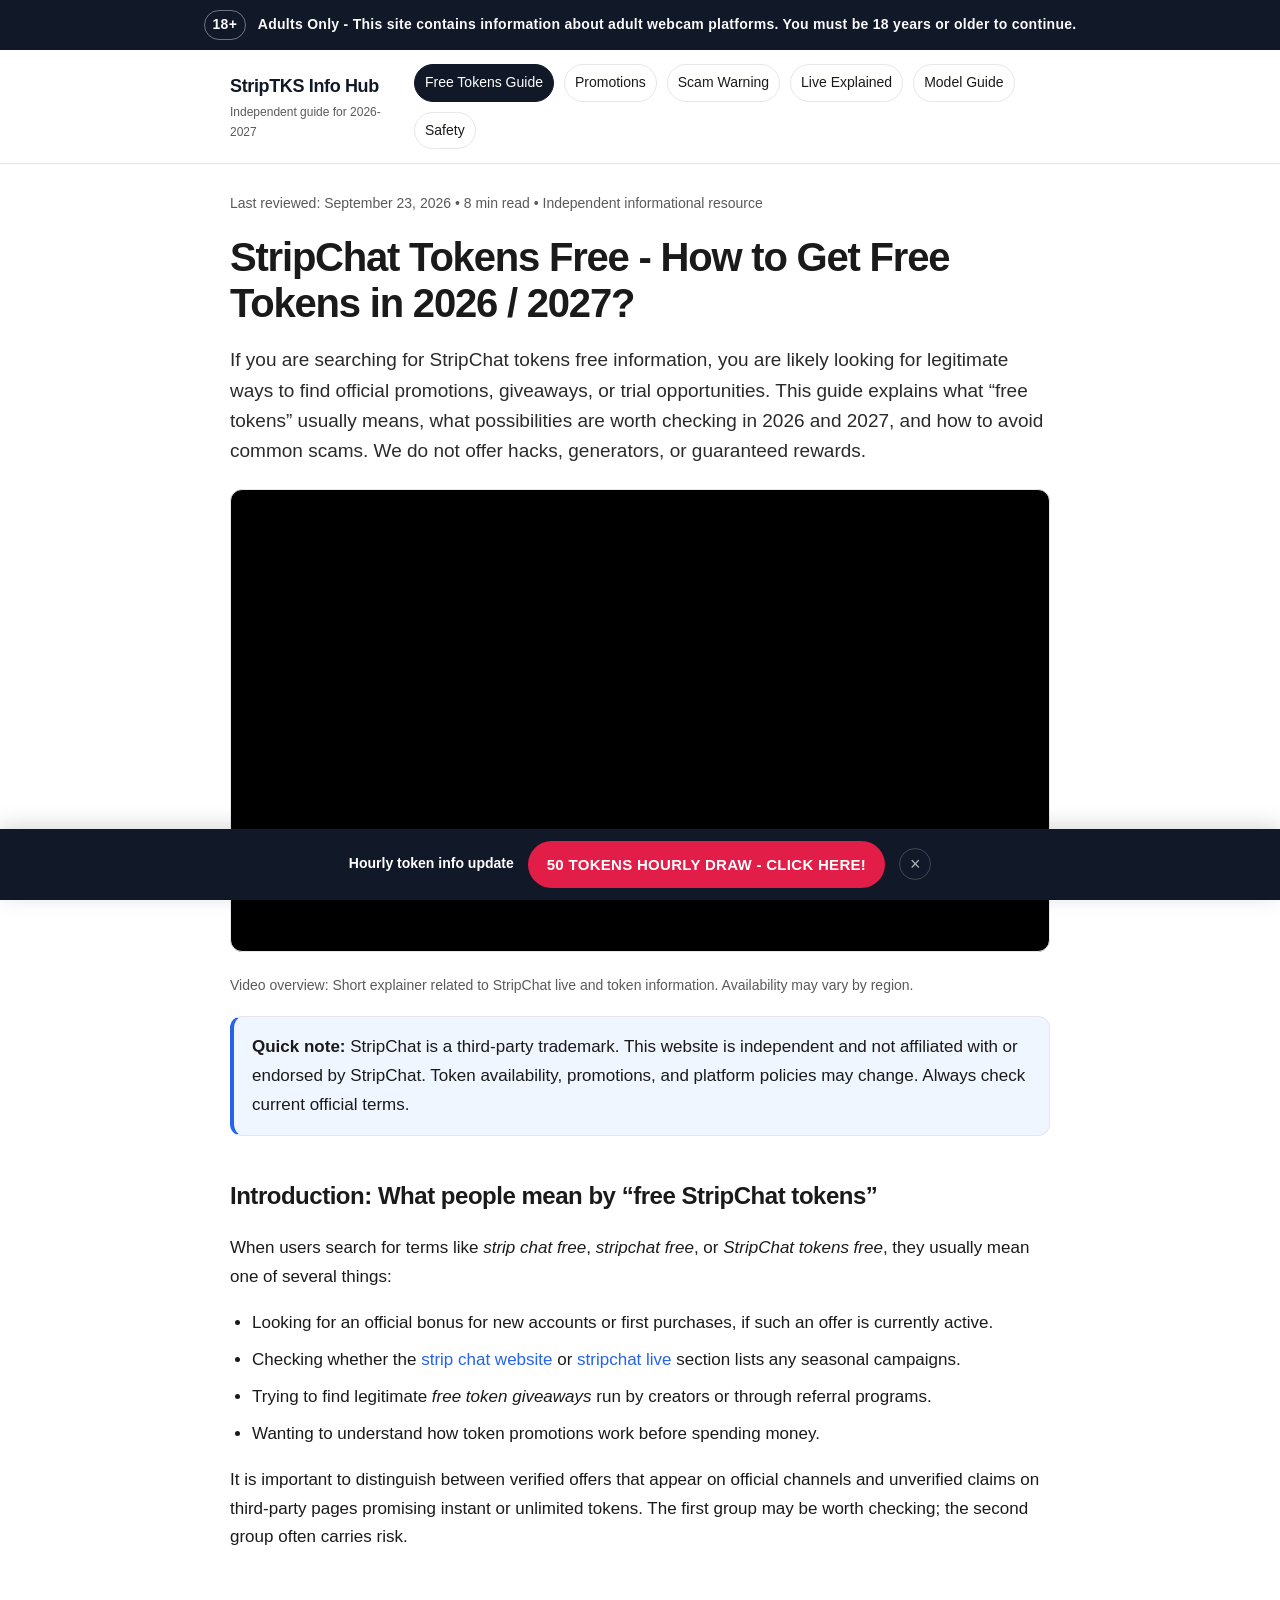
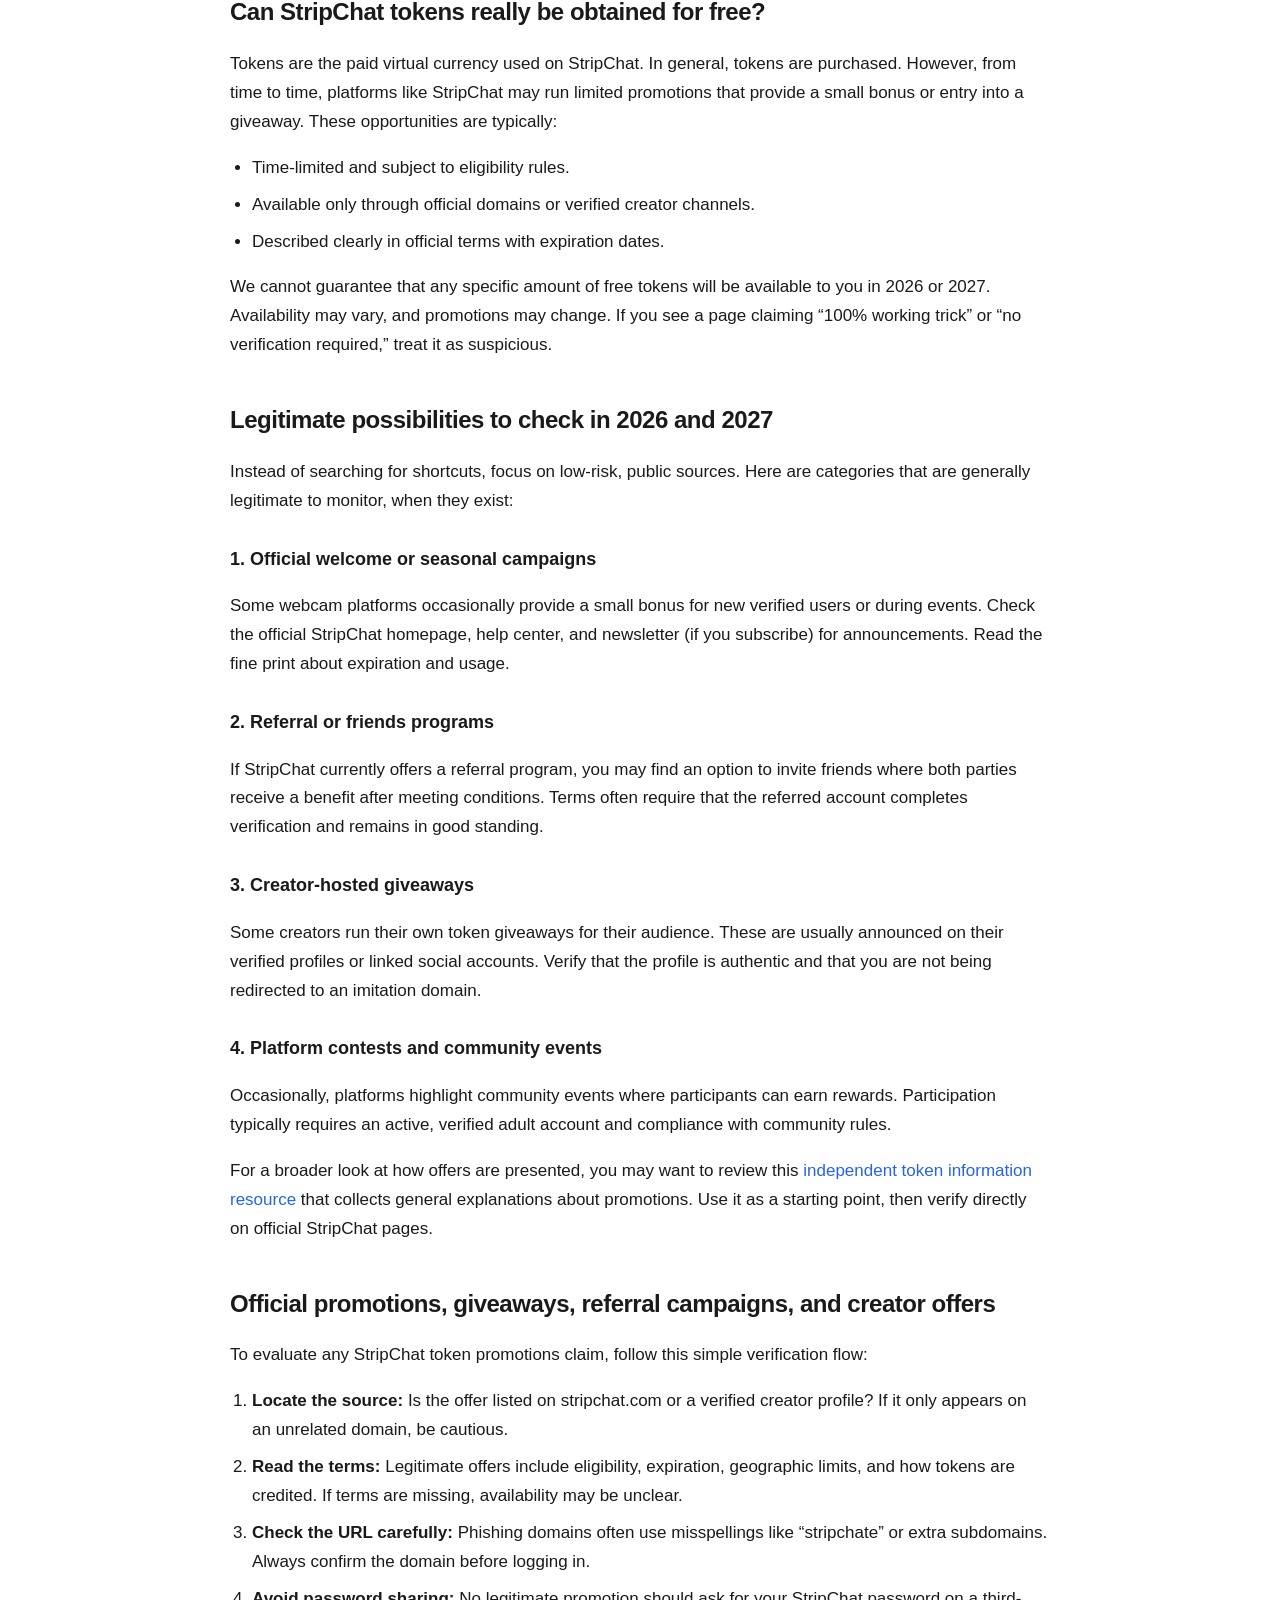
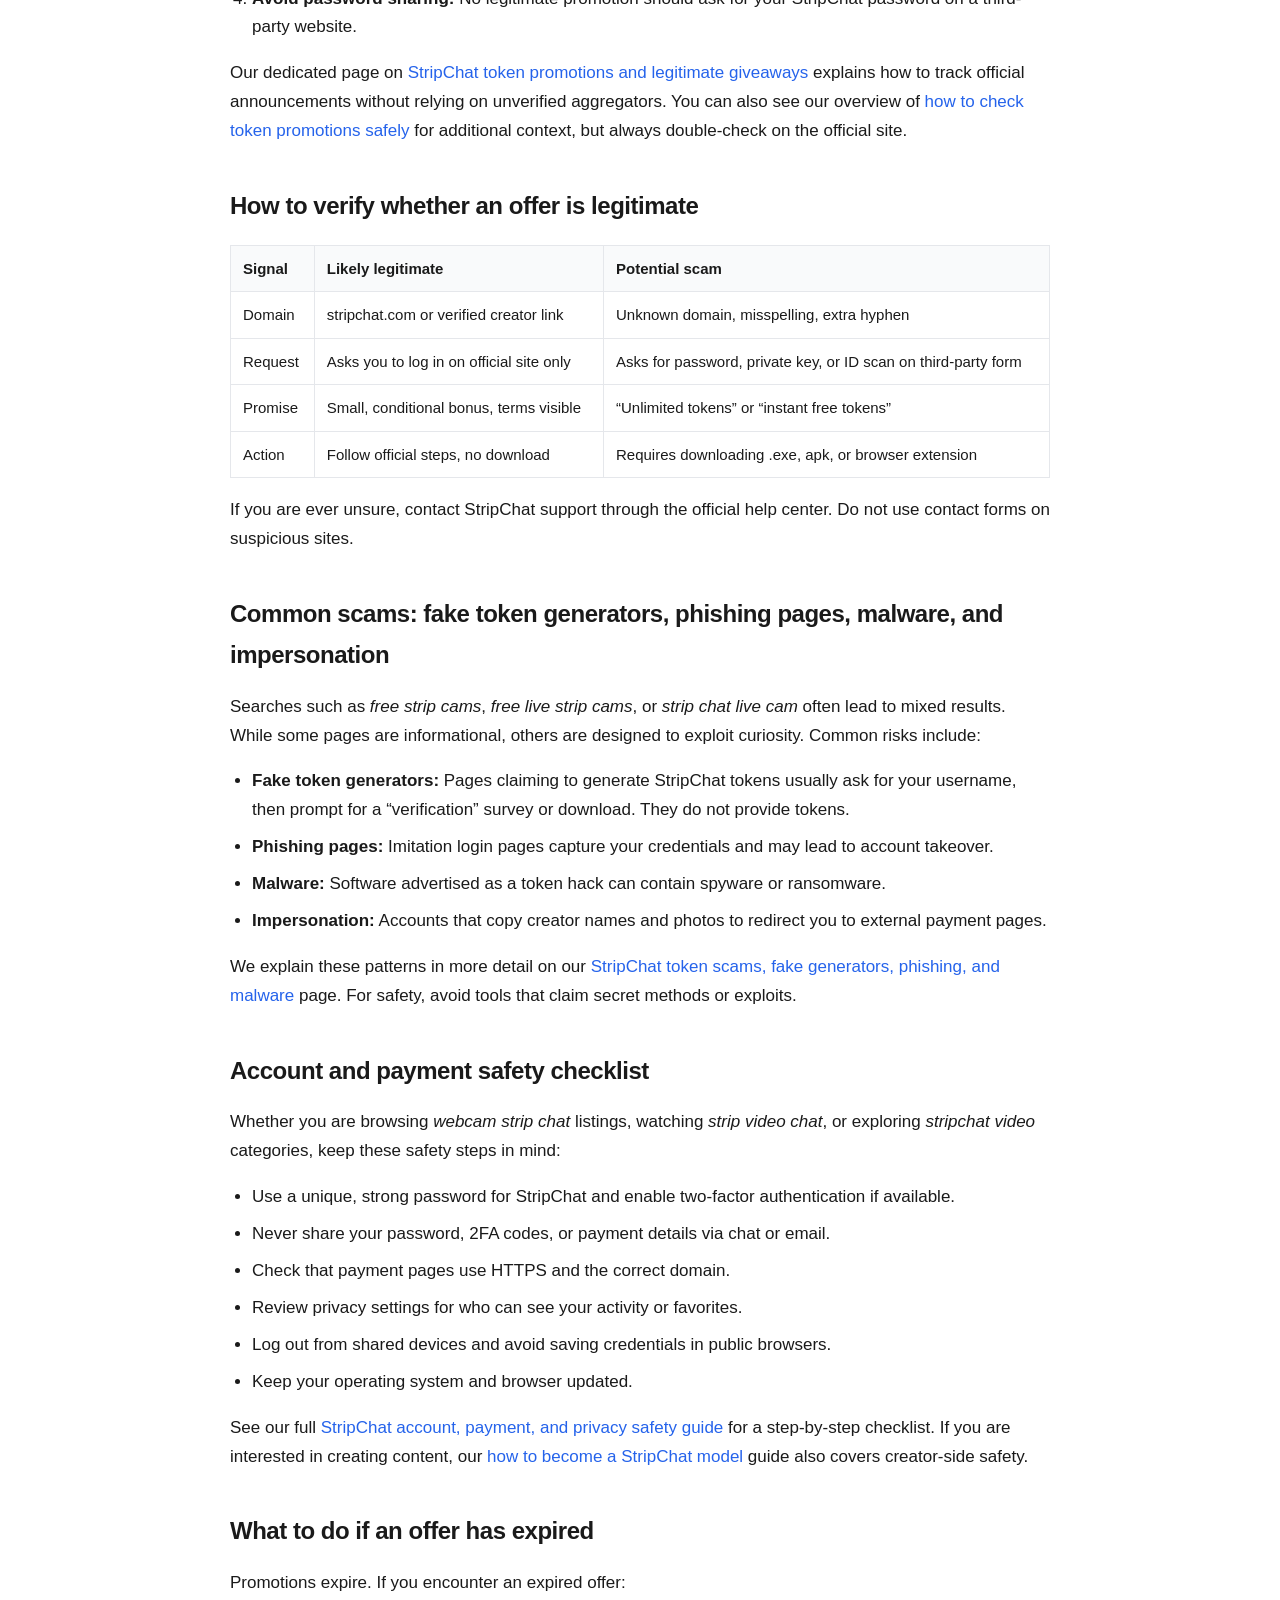
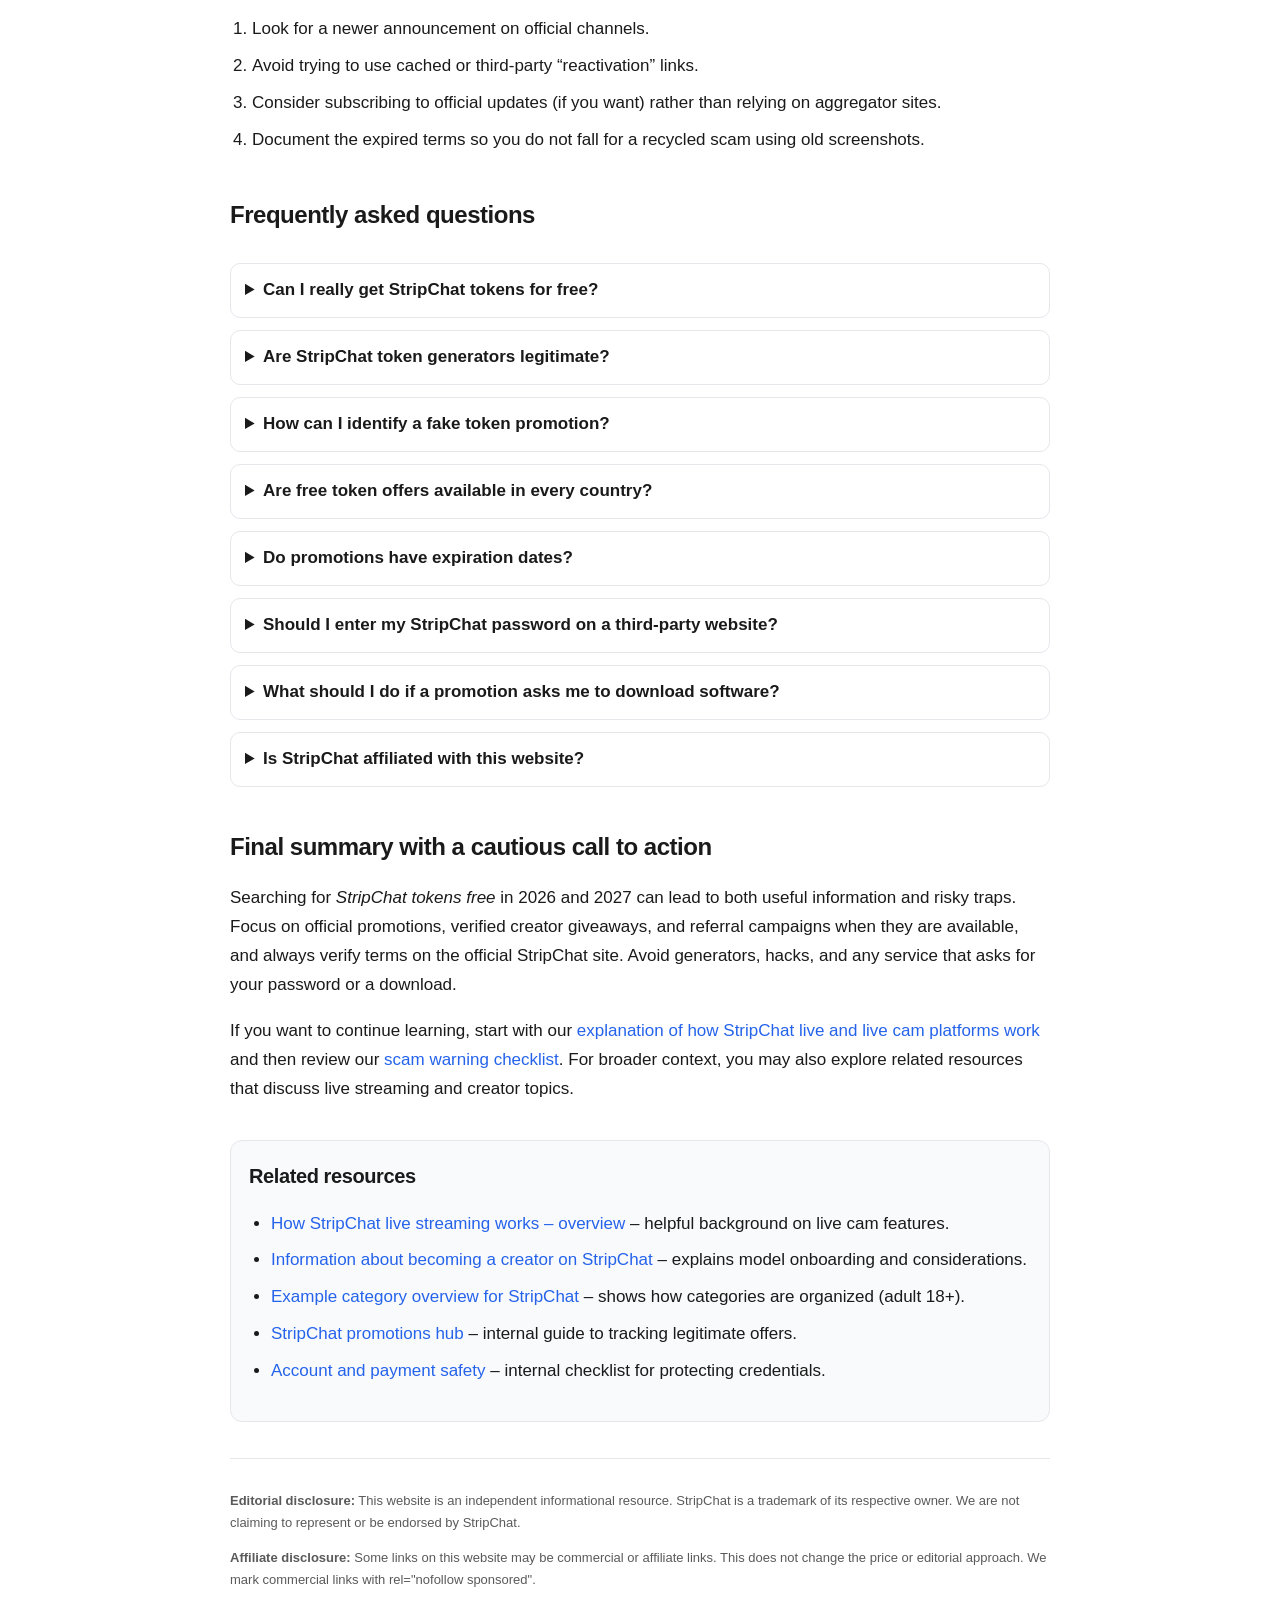
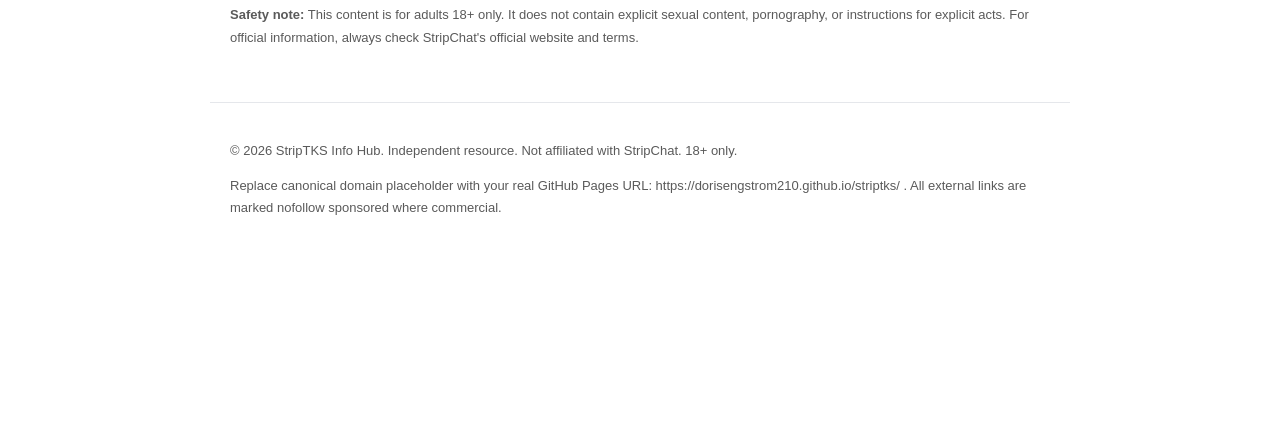
<file: index.html>
<!DOCTYPE html>
<html lang="en">
<head>
<meta charset="utf-8">
<meta name="viewport" content="width=device-width, initial-scale=1">
<title>StripChat Tokens Free - How to Get Free Tokens 2026-2027</title>
<meta name="description" content="Learn what free StripChat tokens mean in 2026-2027, legitimate ways to check for promotions, giveaways, and safety tips to avoid scams. Adult info only.">
<link rel="canonical" href="https://dorisengstrom210.github.io/striptks/">
<meta name="google-site-verification" content="Xuf94fNm4YX5BqNwEQruet7zaJzvWqv65AoTLLchIj8" />
<meta name="robots" content="index, follow">
<meta property="og:type" content="website">
<meta property="og:title" content="StripChat Tokens Free - How to Get Free Tokens 2026-2027">
<meta property="og:description" content="Independent guide to StripChat token promotions, legitimate giveaways, and scam prevention for adults. Check official terms and stay safe.">
<meta property="og:url" content="https://dorisengstrom210.github.io/striptks/">
<meta property="og:site_name" content="StripTKS Info Hub">
<meta name="twitter:card" content="summary_large_image">
<meta name="twitter:title" content="StripChat Tokens Free - How to Get Free Tokens 2026-2027">
<meta name="twitter:description" content="Independent guide to legitimate StripChat token offers and safety. 18+ only.">
<link rel="stylesheet" href="styles.css">
<script type="application/ld+json">
{
  "@context": "https://schema.org",
  "@type": "FAQPage",
  "mainEntity": [
    {
      "@type": "Question",
      "name": "Can I really get StripChat tokens for free?",
      "acceptedAnswer": {
        "@type": "Answer",
        "text": "Some legitimate opportunities may exist, such as official promotions, giveaways, or referral campaigns, but availability varies and terms change. Always check the official StripChat website and current terms. We do not promise guaranteed free tokens."
      }
    },
    {
      "@type": "Question",
      "name": "Are StripChat token generators legitimate?",
      "acceptedAnswer": {
        "@type": "Answer",
        "text": "No. Websites or apps claiming to generate unlimited StripChat tokens are typically scams. They may attempt phishing, malware distribution, or account theft. Avoid any tool that asks for your password or requires a download."
      }
    },
    {
      "@type": "Question",
      "name": "How can I identify a fake token promotion?",
      "acceptedAnswer": {
        "@type": "Answer",
        "text": "Look for red flags: unrealistic token amounts, requests for your StripChat password on a third-party site, mandatory software downloads, countdown timers pressuring immediate action, and domains that impersonate StripChat. Verify offers on official channels."
      }
    },
    {
      "@type": "Question",
      "name": "Are free token offers available in every country?",
      "acceptedAnswer": {
        "@type": "Answer",
        "text": "Availability may vary by region, account status, and current campaigns. Some promotions are limited to new users or specific events. Check the current terms for geographic restrictions."
      }
    },
    {
      "@type": "Question",
      "name": "Do promotions have expiration dates?",
      "acceptedAnswer": {
        "@type": "Answer",
        "text": "Yes, most legitimate promotions, giveaways, and referral campaigns have expiration dates or limited supply. If an offer has expired, check official announcements for new opportunities."
      }
    },
    {
      "@type": "Question",
      "name": "Should I enter my StripChat password on a third-party website?",
      "acceptedAnswer": {
        "@type": "Answer",
        "text": "No. Never enter your StripChat credentials on a third-party site. Use only the official StripChat domain for login and payment. Enable two-factor authentication if available."
      }
    },
    {
      "@type": "Question",
      "name": "Is StripChat affiliated with this website?",
      "acceptedAnswer": {
        "@type": "Answer",
        "text": "No. This website is an independent informational resource. StripChat is a trademark of its respective owner. We are not claiming to represent or be endorsed by StripChat."
      }
    },
    {
      "@type": "Question",
      "name": "How often should I verify token offers?",
      "acceptedAnswer": {
        "@type": "Answer",
        "text": "Regularly. Promotions may change without notice. Before participating, review official terms, eligibility, and privacy notices."
      }
    }
  ]
}
</script>
</head>
<body>
<div class="age-notice"><span>18+</span> Adults Only - This site contains information about adult webcam platforms. You must be 18 years or older to continue.</div>

<header class="site-header">
  <div class="header-inner">
    <div class="brand">StripTKS Info Hub <small>Independent guide for 2026-2027</small></div>
    <nav class="nav" aria-label="Primary">
      <a href="stripchat-tokens-free/" aria-current="page">Free Tokens Guide</a>
      <a href="stripchat-promotions/">Promotions</a>
      <a href="stripchat-scams/">Scam Warning</a>
      <a href="stripchat-live/">Live Explained</a>
      <a href="stripchat-model-guide/">Model Guide</a>
      <a href="stripchat-safety/">Safety</a>
    </nav>
  </div>
</header>

<main class="main">
<article class="article">
  <div class="meta">Last reviewed: September 23, 2026 • 8 min read • Independent informational resource</div>
  <h1>StripChat Tokens Free - How to Get Free Tokens in 2026 / 2027?</h1>
  <p class="lead">If you are searching for StripChat tokens free information, you are likely looking for legitimate ways to find official promotions, giveaways, or trial opportunities. This guide explains what “free tokens” usually means, what possibilities are worth checking in 2026 and 2027, and how to avoid common scams. We do not offer hacks, generators, or guaranteed rewards.</p>

  <div class="video-wrapper">
    <iframe src="https://www.youtube.com/embed/EavcsZO0-xw" title="Informational video about StripChat tokens and platform overview" allow="accelerometer; autoplay; clipboard-write; encrypted-media; gyroscope; picture-in-picture" allowfullscreen loading="lazy"></iframe>
  </div>
  <p class="meta">Video overview: Short explainer related to StripChat live and token information. Availability may vary by region.</p>

  <div class="card info">
    <strong>Quick note:</strong> StripChat is a third-party trademark. This website is independent and not affiliated with or endorsed by StripChat. Token availability, promotions, and platform policies may change. Always check current official terms.
  </div>

  <h2>Introduction: What people mean by “free StripChat tokens”</h2>
  <p>When users search for terms like <em>strip chat free</em>, <em>stripchat free</em>, or <em>StripChat tokens free</em>, they usually mean one of several things:</p>
  <ul>
    <li>Looking for an official bonus for new accounts or first purchases, if such an offer is currently active.</li>
    <li>Checking whether the <a href="stripchat-live/">strip chat website</a> or <a href="stripchat-live/">stripchat live</a> section lists any seasonal campaigns.</li>
    <li>Trying to find legitimate <em>free token giveaways</em> run by creators or through referral programs.</li>
    <li>Wanting to understand how token promotions work before spending money.</li>
  </ul>
  <p>It is important to distinguish between verified offers that appear on official channels and unverified claims on third-party pages promising instant or unlimited tokens. The first group may be worth checking; the second group often carries risk.</p>

  <h2>Can StripChat tokens really be obtained for free?</h2>
  <p>Tokens are the paid virtual currency used on StripChat. In general, tokens are purchased. However, from time to time, platforms like StripChat may run limited promotions that provide a small bonus or entry into a giveaway. These opportunities are typically:</p>
  <ul>
    <li>Time-limited and subject to eligibility rules.</li>
    <li>Available only through official domains or verified creator channels.</li>
    <li>Described clearly in official terms with expiration dates.</li>
  </ul>
  <p>We cannot guarantee that any specific amount of free tokens will be available to you in 2026 or 2027. Availability may vary, and promotions may change. If you see a page claiming “100% working trick” or “no verification required,” treat it as suspicious.</p>

  <h2>Legitimate possibilities to check in 2026 and 2027</h2>
  <p>Instead of searching for shortcuts, focus on low-risk, public sources. Here are categories that are generally legitimate to monitor, when they exist:</p>
  <h3>1. Official welcome or seasonal campaigns</h3>
  <p>Some webcam platforms occasionally provide a small bonus for new verified users or during events. Check the official StripChat homepage, help center, and newsletter (if you subscribe) for announcements. Read the fine print about expiration and usage.</p>
  <h3>2. Referral or friends programs</h3>
  <p>If StripChat currently offers a referral program, you may find an option to invite friends where both parties receive a benefit after meeting conditions. Terms often require that the referred account completes verification and remains in good standing.</p>
  <h3>3. Creator-hosted giveaways</h3>
  <p>Some creators run their own token giveaways for their audience. These are usually announced on their verified profiles or linked social accounts. Verify that the profile is authentic and that you are not being redirected to an imitation domain.</p>
  <h3>4. Platform contests and community events</h3>
  <p>Occasionally, platforms highlight community events where participants can earn rewards. Participation typically requires an active, verified adult account and compliance with community rules.</p>
  <p>For a broader look at how offers are presented, you may want to review this <a href="https://striptokens.live/" rel="nofollow sponsored noopener" target="_blank">independent token information resource</a> that collects general explanations about promotions. Use it as a starting point, then verify directly on official StripChat pages.</p>

  <h2>Official promotions, giveaways, referral campaigns, and creator offers</h2>
  <p>To evaluate any StripChat token promotions claim, follow this simple verification flow:</p>
  <ol>
    <li><strong>Locate the source:</strong> Is the offer listed on stripchat.com or a verified creator profile? If it only appears on an unrelated domain, be cautious.</li>
    <li><strong>Read the terms:</strong> Legitimate offers include eligibility, expiration, geographic limits, and how tokens are credited. If terms are missing, availability may be unclear.</li>
    <li><strong>Check the URL carefully:</strong> Phishing domains often use misspellings like “stripchate” or extra subdomains. Always confirm the domain before logging in.</li>
    <li><strong>Avoid password sharing:</strong> No legitimate promotion should ask for your StripChat password on a third-party website.</li>
  </ol>
  <p>Our dedicated page on <a href="stripchat-promotions/">StripChat token promotions and legitimate giveaways</a> explains how to track official announcements without relying on unverified aggregators. You can also see our overview of <a href="https://www.stripfreetokens.com/" rel="nofollow sponsored noopener" target="_blank">how to check token promotions safely</a> for additional context, but always double-check on the official site.</p>

  <h2>How to verify whether an offer is legitimate</h2>
  <div class="table-wrap">
  <table>
    <thead><tr><th>Signal</th><th>Likely legitimate</th><th>Potential scam</th></tr></thead>
    <tbody>
      <tr><td>Domain</td><td>stripchat.com or verified creator link</td><td>Unknown domain, misspelling, extra hyphen</td></tr>
      <tr><td>Request</td><td>Asks you to log in on official site only</td><td>Asks for password, private key, or ID scan on third-party form</td></tr>
      <tr><td>Promise</td><td>Small, conditional bonus, terms visible</td><td>“Unlimited tokens” or “instant free tokens”</td></tr>
      <tr><td>Action</td><td>Follow official steps, no download</td><td>Requires downloading .exe, apk, or browser extension</td></tr>
    </tbody>
  </table>
  </div>
  <p>If you are ever unsure, contact StripChat support through the official help center. Do not use contact forms on suspicious sites.</p>

  <h2>Common scams: fake token generators, phishing pages, malware, and impersonation</h2>
  <p>Searches such as <em>free strip cams</em>, <em>free live strip cams</em>, or <em>strip chat live cam</em> often lead to mixed results. While some pages are informational, others are designed to exploit curiosity. Common risks include:</p>
  <ul>
    <li><strong>Fake token generators:</strong> Pages claiming to generate StripChat tokens usually ask for your username, then prompt for a “verification” survey or download. They do not provide tokens.</li>
    <li><strong>Phishing pages:</strong> Imitation login pages capture your credentials and may lead to account takeover.</li>
    <li><strong>Malware:</strong> Software advertised as a token hack can contain spyware or ransomware.</li>
    <li><strong>Impersonation:</strong> Accounts that copy creator names and photos to redirect you to external payment pages.</li>
  </ul>
  <p>We explain these patterns in more detail on our <a href="stripchat-scams/">StripChat token scams, fake generators, phishing, and malware</a> page. For safety, avoid tools that claim secret methods or exploits.</p>

  <h2>Account and payment safety checklist</h2>
  <p>Whether you are browsing <em>webcam strip chat</em> listings, watching <em>strip video chat</em>, or exploring <em>stripchat video</em> categories, keep these safety steps in mind:</p>
  <ul>
    <li>Use a unique, strong password for StripChat and enable two-factor authentication if available.</li>
    <li>Never share your password, 2FA codes, or payment details via chat or email.</li>
    <li>Check that payment pages use HTTPS and the correct domain.</li>
    <li>Review privacy settings for who can see your activity or favorites.</li>
    <li>Log out from shared devices and avoid saving credentials in public browsers.</li>
    <li>Keep your operating system and browser updated.</li>
  </ul>
  <p>See our full <a href="stripchat-safety/">StripChat account, payment, and privacy safety guide</a> for a step-by-step checklist. If you are interested in creating content, our <a href="stripchat-model-guide/">how to become a StripChat model</a> guide also covers creator-side safety.</p>

  <h2>What to do if an offer has expired</h2>
  <p>Promotions expire. If you encounter an expired offer:</p>
  <ol>
    <li>Look for a newer announcement on official channels.</li>
    <li>Avoid trying to use cached or third-party “reactivation” links.</li>
    <li>Consider subscribing to official updates (if you want) rather than relying on aggregator sites.</li>
    <li>Document the expired terms so you do not fall for a recycled scam using old screenshots.</li>
  </ol>

  <h2>Frequently asked questions</h2>
  <div class="faq">
    <details><summary>Can I really get StripChat tokens for free?</summary><p>Some legitimate, limited-time opportunities may exist, such as official promotions or creator giveaways, but availability may vary. Always check official terms. We do not promise guaranteed tokens.</p></details>
    <details><summary>Are StripChat token generators legitimate?</summary><p>No. Generators claiming unlimited tokens are not legitimate and often lead to phishing or malware. Avoid any site asking for your password or a download.</p></details>
    <details><summary>How can I identify a fake token promotion?</summary><p>Watch for unrealistic promises, requests for credentials on third-party domains, mandatory downloads, and lack of clear terms. Verify on stripchat.com or verified profiles.</p></details>
    <details><summary>Are free token offers available in every country?</summary><p>Availability may vary by country, account age, and campaign rules. Check current terms for geographic restrictions.</p></details>
    <details><summary>Do promotions have expiration dates?</summary><p>Yes, most have expiration dates or limited quantities. If an offer has expired, look for new official announcements.</p></details>
    <details><summary>Should I enter my StripChat password on a third-party website?</summary><p>No. Use only the official StripChat domain for login. Never share credentials on external sites.</p></details>
    <details><summary>What should I do if a promotion asks me to download software?</summary><p>Do not download it. Legitimate token promotions do not require external software. Report the link and leave the page.</p></details>
    <details><summary>Is StripChat affiliated with this website?</summary><p>No. This is an independent informational resource. StripChat is a trademark of its respective owner. We are not endorsed by StripChat.</p></details>
  </div>

  <h2>Final summary with a cautious call to action</h2>
  <p>Searching for <em>StripChat tokens free</em> in 2026 and 2027 can lead to both useful information and risky traps. Focus on official promotions, verified creator giveaways, and referral campaigns when they are available, and always verify terms on the official StripChat site. Avoid generators, hacks, and any service that asks for your password or a download.</p>
  <p>If you want to continue learning, start with our <a href="stripchat-live/">explanation of how StripChat live and live cam platforms work</a> and then review our <a href="stripchat-scams/">scam warning checklist</a>. For broader context, you may also explore related resources that discuss live streaming and creator topics.</p>

  <div class="related">
    <h2>Related resources</h2>
    <ul>
      <li><a href="https://striptokens.live/stripchat-live/" rel="nofollow sponsored noopener" target="_blank">How StripChat live streaming works – overview</a> – helpful background on live cam features.</li>
      <li><a href="https://striptokens.live/become-a-stripchat-model/" rel="nofollow sponsored noopener" target="_blank">Information about becoming a creator on StripChat</a> – explains model onboarding and considerations.</li>
      <li><a href="https://striptks.live/blog/stripchat-ebony/" rel="nofollow sponsored noopener" target="_blank">Example category overview for StripChat</a> – shows how categories are organized (adult 18+).</li>
      <li><a href="stripchat-promotions/">StripChat promotions hub</a> – internal guide to tracking legitimate offers.</li>
      <li><a href="stripchat-safety/">Account and payment safety</a> – internal checklist for protecting credentials.</li>
    </ul>
  </div>

  <div class="disclosures">
    <p><strong>Editorial disclosure:</strong> This website is an independent informational resource. StripChat is a trademark of its respective owner. We are not claiming to represent or be endorsed by StripChat.</p>
    <p><strong>Affiliate disclosure:</strong> Some links on this website may be commercial or affiliate links. This does not change the price or editorial approach. We mark commercial links with rel="nofollow sponsored".</p>
    <p><strong>Safety note:</strong> This content is for adults 18+ only. It does not contain explicit sexual content, pornography, or instructions for explicit acts. For official information, always check StripChat's official website and terms.</p>
  </div>
</article>
</main>

<div id="stickyBar" class="sticky-bar" role="region" aria-label="Promotional banner">
  <span class="sticky-text">Hourly token info update</span>
  <a class="sticky-link" href="https://striptks.live" rel="nofollow sponsored noopener" target="_blank" aria-label="50 TOKENS HOURLY DRAW - CLICK HERE! - opens external site">50 TOKENS HOURLY DRAW - CLICK HERE!</a>
  <button id="stickyClose" class="sticky-close" aria-label="Dismiss banner">×</button>
</div>

<footer class="site-footer">
  <p>© <span id="y"></span> StripTKS Info Hub. Independent resource. Not affiliated with StripChat. 18+ only.</p>
  <p>Replace canonical domain placeholder with your real GitHub Pages URL: https://dorisengstrom210.github.io/striptks/ . All external links are marked nofollow sponsored where commercial.</p>
  <script>document.getElementById('y').textContent = new Date().getFullYear();</script>
</footer>

<script src="script.js"></script>
</body>
</html>
</file>
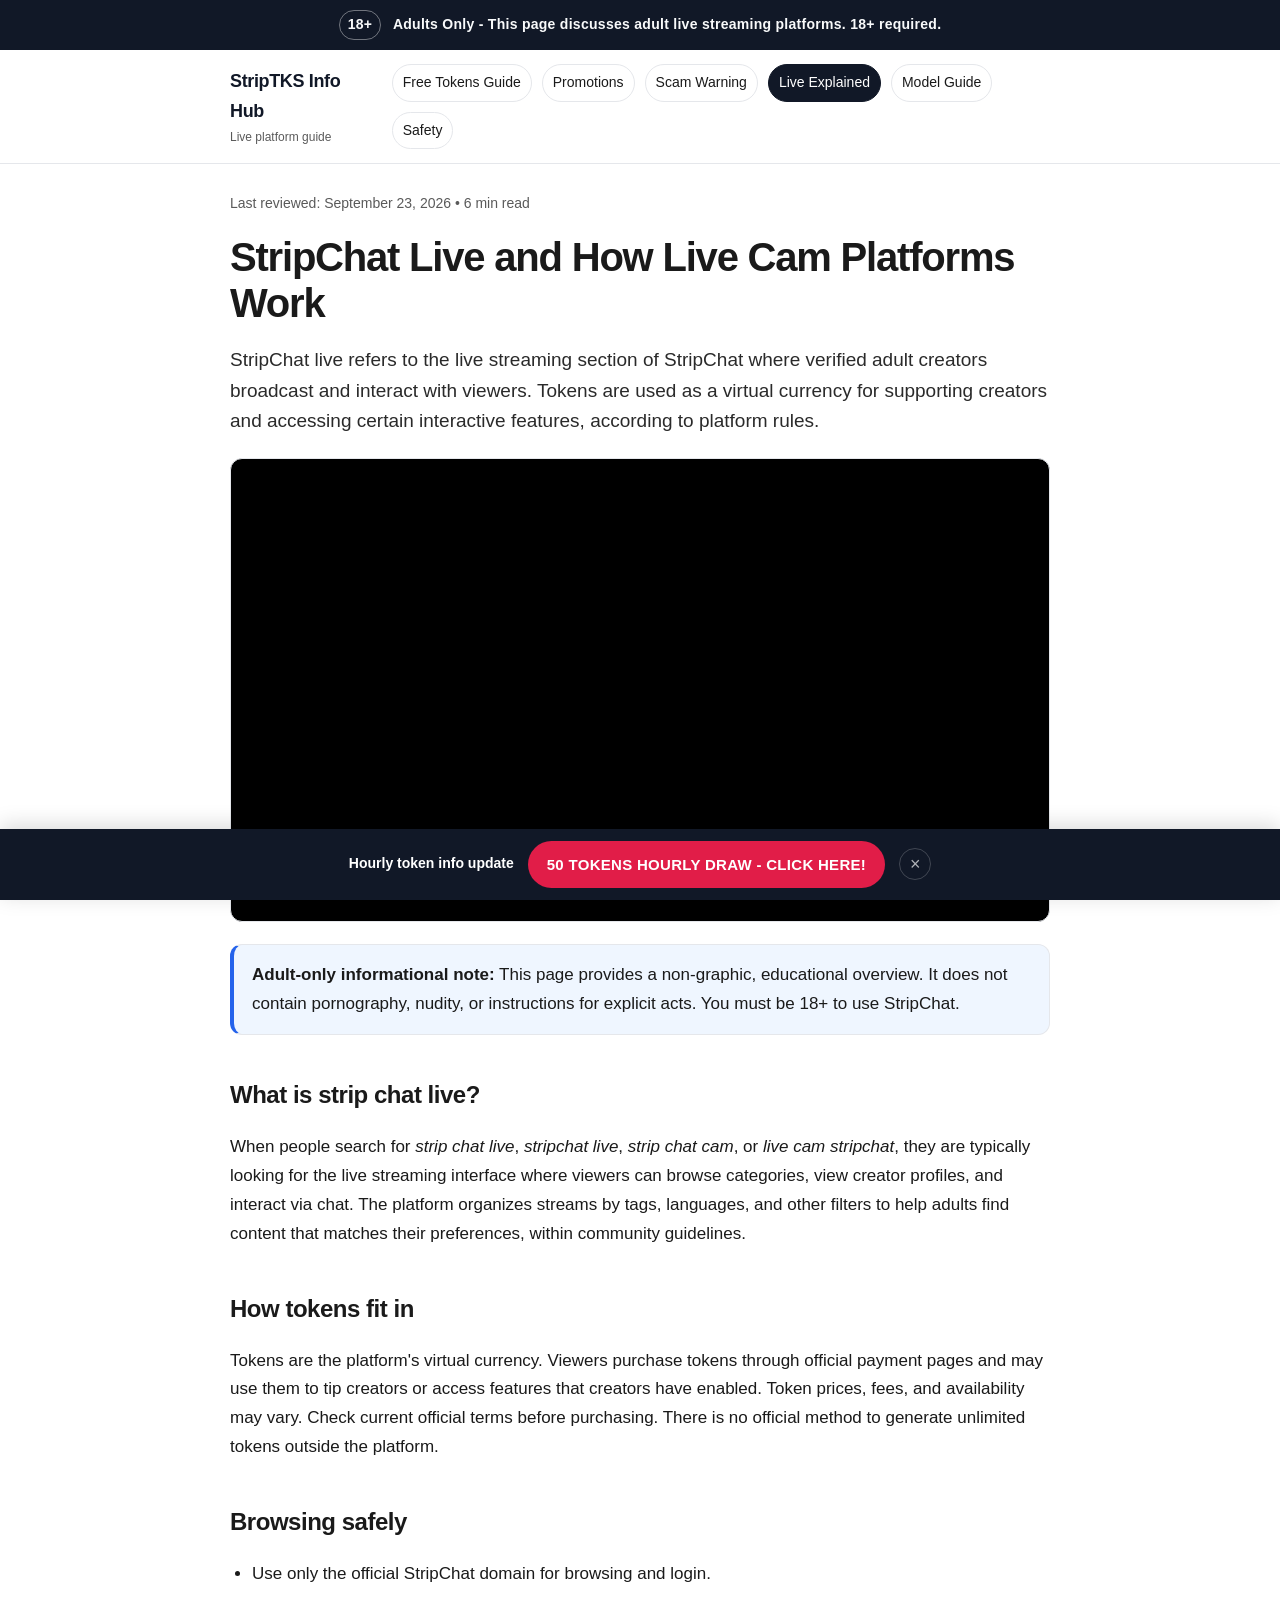
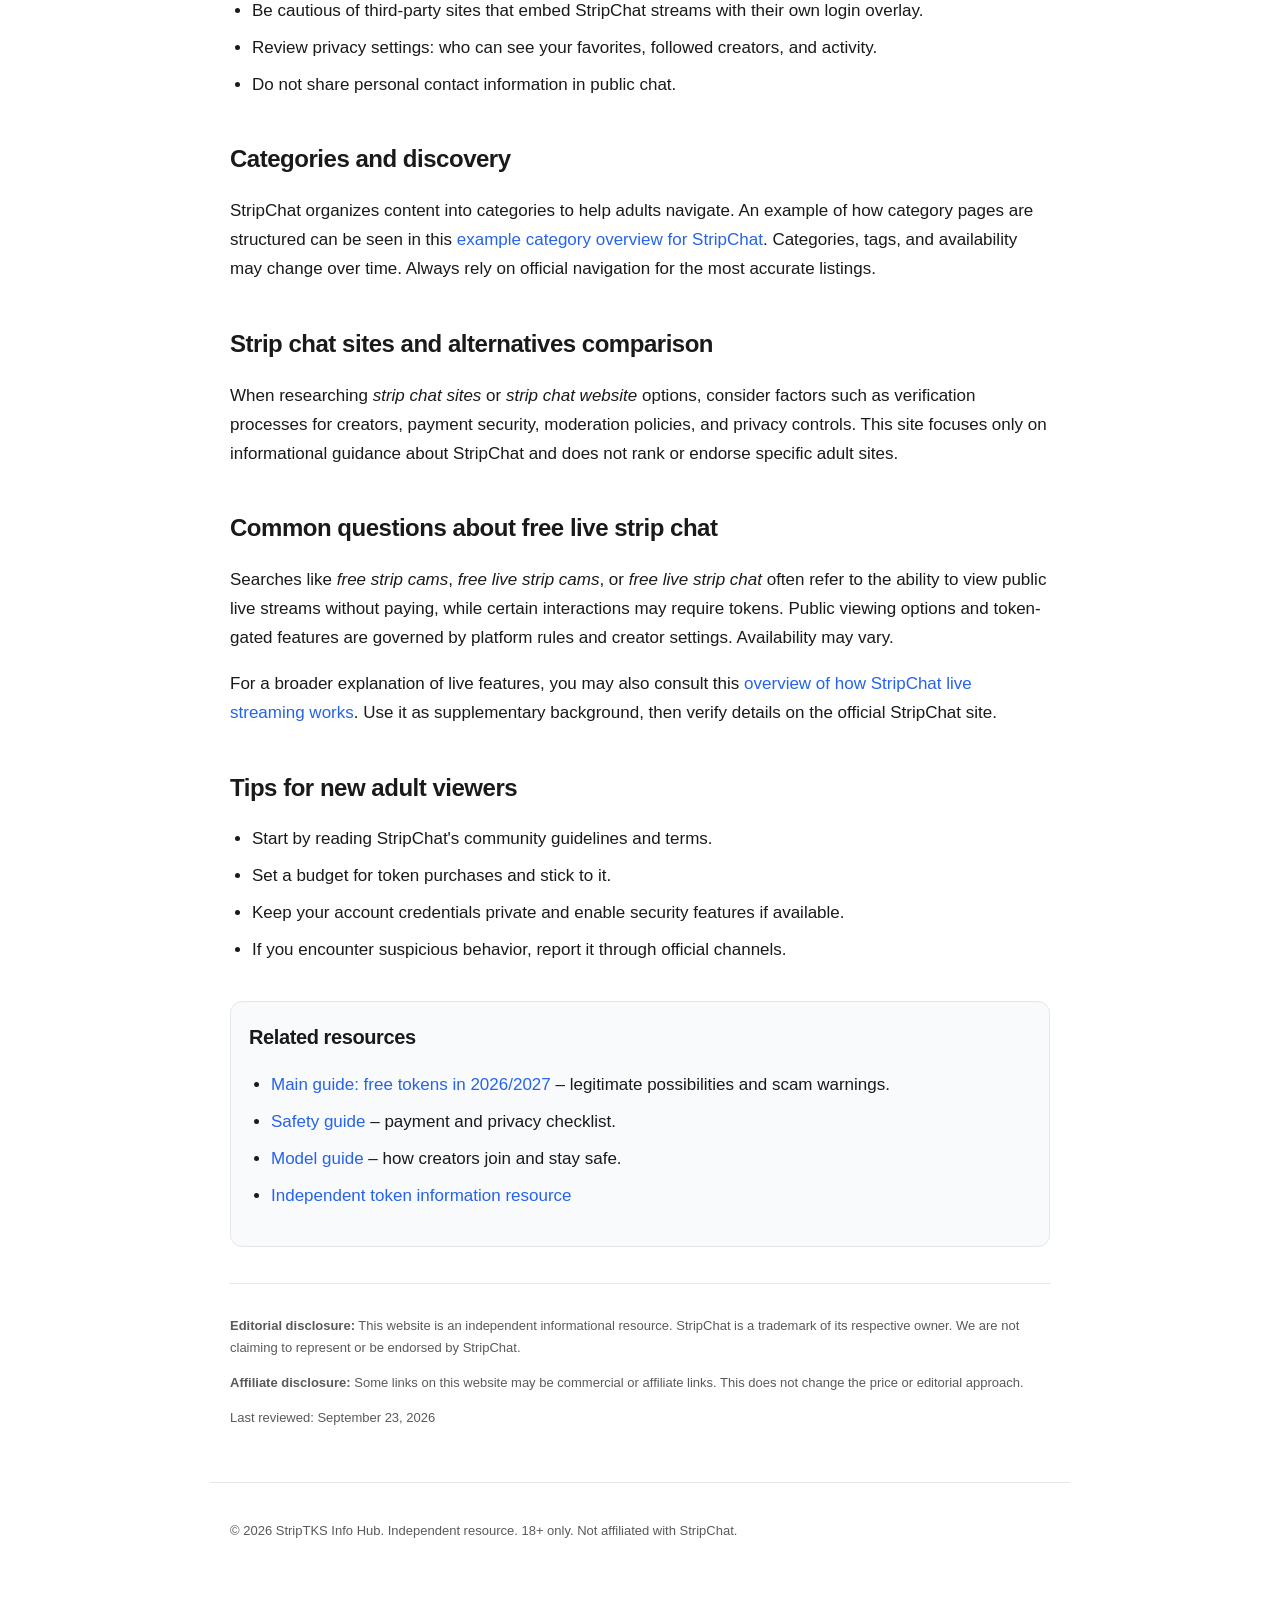
<file: stripchat-live/index.html>
<!DOCTYPE html>
<html lang="en">
<head>
<meta charset="utf-8">
<meta name="viewport" content="width=device-width, initial-scale=1">
<title>StripChat Live Explained: How Live Cam Platforms Work</title>
<meta name="description" content="Neutral, adult-only explanation of StripChat live, how live cam platforms work, tokens, categories, and safety tips. No explicit content. 18+ only.">
<link rel="canonical" href="https://dorisengstrom210.github.io/striptks/stripchat-live/">
<meta name="robots" content="index, follow">
<meta property="og:type" content="article">
<meta property="og:title" content="StripChat Live Explained: How Live Cam Platforms Work">
<meta property="og:description" content="Learn how StripChat live works, what tokens are used for, and how to browse safely. Independent guide for adults 18+.">
<meta property="og:url" content="https://dorisengstrom210.github.io/striptks/stripchat-live/">
<meta property="og:site_name" content="StripTKS Info Hub">
<meta name="twitter:card" content="summary">
<meta name="twitter:title" content="StripChat Live Explained: How Live Cam Platforms Work">
<meta name="twitter:description" content="Adult-only, non-graphic guide to StripChat live platform basics and safety.">
<link rel="stylesheet" href="../styles.css">
</head>
<body>
<div class="age-notice"><span>18+</span> Adults Only - This page discusses adult live streaming platforms. 18+ required.</div>
<header class="site-header">
  <div class="header-inner">
    <div class="brand">StripTKS Info Hub <small>Live platform guide</small></div>
    <nav class="nav" aria-label="Primary">
      <a href="../">Free Tokens Guide</a>
      <a href="../stripchat-promotions/">Promotions</a>
      <a href="../stripchat-scams/">Scam Warning</a>
      <a href="../stripchat-live/" aria-current="page">Live Explained</a>
      <a href="../stripchat-model-guide/">Model Guide</a>
      <a href="../stripchat-safety/">Safety</a>
    </nav>
  </div>
</header>

<main class="main">
<article class="article">
<div class="meta">Last reviewed: September 23, 2026 • 6 min read</div>
<h1>StripChat Live and How Live Cam Platforms Work</h1>
<p class="lead">StripChat live refers to the live streaming section of StripChat where verified adult creators broadcast and interact with viewers. Tokens are used as a virtual currency for supporting creators and accessing certain interactive features, according to platform rules.</p>

<div class="video-wrapper">
  <iframe src="https://www.youtube.com/embed/EavcsZO0-xw" title="Video overview of StripChat live platform basics" allow="accelerometer; autoplay; clipboard-write; encrypted-media; gyroscope; picture-in-picture" allowfullscreen loading="lazy"></iframe>
</div>

<div class="card info">
  <strong>Adult-only informational note:</strong> This page provides a non-graphic, educational overview. It does not contain pornography, nudity, or instructions for explicit acts. You must be 18+ to use StripChat.
</div>

<h2>What is strip chat live?</h2>
<p>When people search for <em>strip chat live</em>, <em>stripchat live</em>, <em>strip chat cam</em>, or <em>live cam stripchat</em>, they are typically looking for the live streaming interface where viewers can browse categories, view creator profiles, and interact via chat. The platform organizes streams by tags, languages, and other filters to help adults find content that matches their preferences, within community guidelines.</p>

<h2>How tokens fit in</h2>
<p>Tokens are the platform's virtual currency. Viewers purchase tokens through official payment pages and may use them to tip creators or access features that creators have enabled. Token prices, fees, and availability may vary. Check current official terms before purchasing. There is no official method to generate unlimited tokens outside the platform.</p>

<h2>Browsing safely</h2>
<ul>
  <li>Use only the official StripChat domain for browsing and login.</li>
  <li>Be cautious of third-party sites that embed StripChat streams with their own login overlay.</li>
  <li>Review privacy settings: who can see your favorites, followed creators, and activity.</li>
  <li>Do not share personal contact information in public chat.</li>
</ul>

<h2>Categories and discovery</h2>
<p>StripChat organizes content into categories to help adults navigate. An example of how category pages are structured can be seen in this <a href="https://striptks.live/blog/stripchat-ebony/" rel="nofollow sponsored noopener" target="_blank">example category overview for StripChat</a>. Categories, tags, and availability may change over time. Always rely on official navigation for the most accurate listings.</p>

<h2>Strip chat sites and alternatives comparison</h2>
<p>When researching <em>strip chat sites</em> or <em>strip chat website</em> options, consider factors such as verification processes for creators, payment security, moderation policies, and privacy controls. This site focuses only on informational guidance about StripChat and does not rank or endorse specific adult sites.</p>

<h2>Common questions about free live strip chat</h2>
<p>Searches like <em>free strip cams</em>, <em>free live strip cams</em>, or <em>free live strip chat</em> often refer to the ability to view public live streams without paying, while certain interactions may require tokens. Public viewing options and token-gated features are governed by platform rules and creator settings. Availability may vary.</p>
<p>For a broader explanation of live features, you may also consult this <a href="https://striptokens.live/stripchat-live/" rel="nofollow sponsored noopener" target="_blank">overview of how StripChat live streaming works</a>. Use it as supplementary background, then verify details on the official StripChat site.</p>

<h2>Tips for new adult viewers</h2>
<ul>
  <li>Start by reading StripChat's community guidelines and terms.</li>
  <li>Set a budget for token purchases and stick to it.</li>
  <li>Keep your account credentials private and enable security features if available.</li>
  <li>If you encounter suspicious behavior, report it through official channels.</li>
</ul>

<div class="related">
  <h2>Related resources</h2>
  <ul>
    <li><a href="../">Main guide: free tokens in 2026/2027</a> – legitimate possibilities and scam warnings.</li>
    <li><a href="../stripchat-safety/">Safety guide</a> – payment and privacy checklist.</li>
    <li><a href="../stripchat-model-guide/">Model guide</a> – how creators join and stay safe.</li>
    <li><a href="https://striptokens.live/" rel="nofollow sponsored noopener" target="_blank">Independent token information resource</a></li>
  </ul>
</div>

<div class="disclosures">
  <p><strong>Editorial disclosure:</strong> This website is an independent informational resource. StripChat is a trademark of its respective owner. We are not claiming to represent or be endorsed by StripChat.</p>
  <p><strong>Affiliate disclosure:</strong> Some links on this website may be commercial or affiliate links. This does not change the price or editorial approach.</p>
  <p>Last reviewed: September 23, 2026</p>
</div>
</article>
</main>

<div id="stickyBar" class="sticky-bar" role="region" aria-label="Promotional banner">
  <span class="sticky-text">Hourly token info update</span>
  <a class="sticky-link" href="https://striptks.live" rel="nofollow sponsored noopener" target="_blank" aria-label="50 TOKENS HOURLY DRAW - CLICK HERE! - opens external site">50 TOKENS HOURLY DRAW - CLICK HERE!</a>
  <button id="stickyClose" class="sticky-close" aria-label="Dismiss banner">×</button>
</div>

<footer class="site-footer">
  <p>© 2026 StripTKS Info Hub. Independent resource. 18+ only. Not affiliated with StripChat.</p>
</footer>
<script src="../script.js"></script>
</body>
</html>
</file>
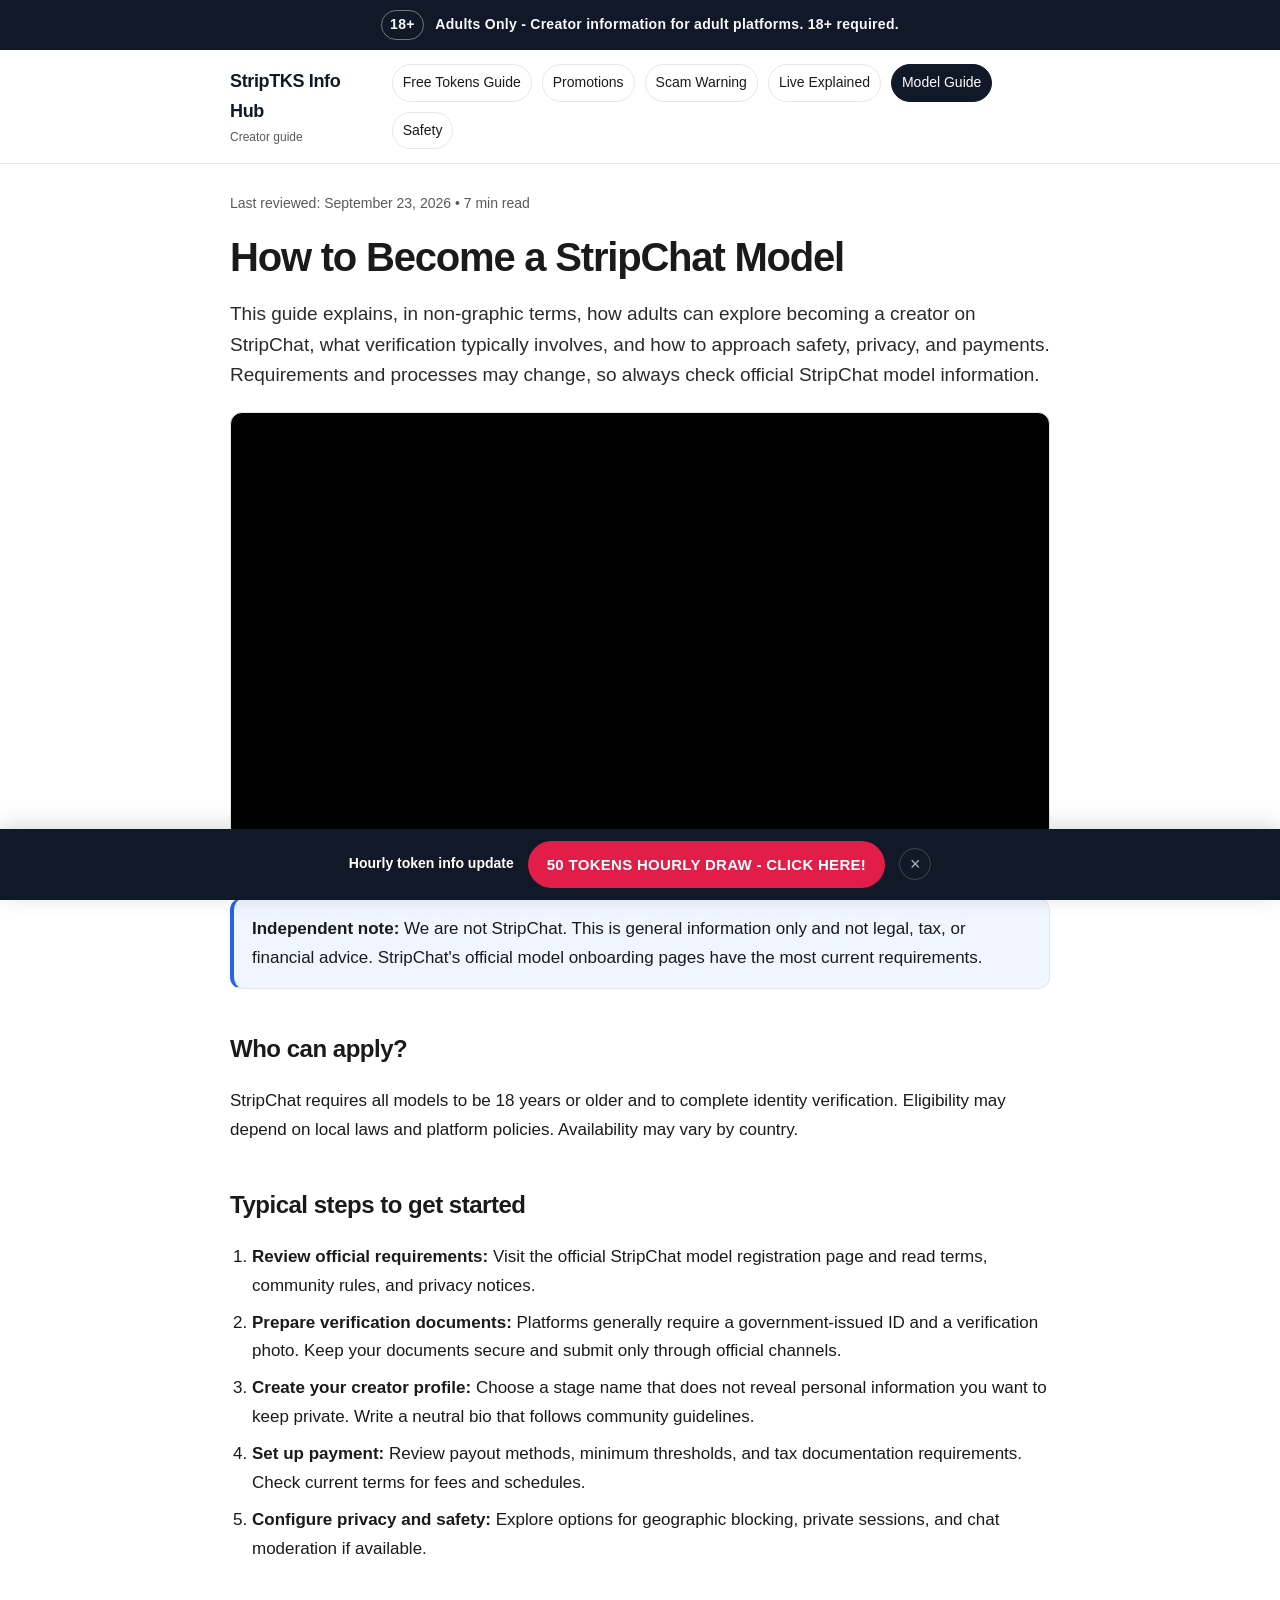
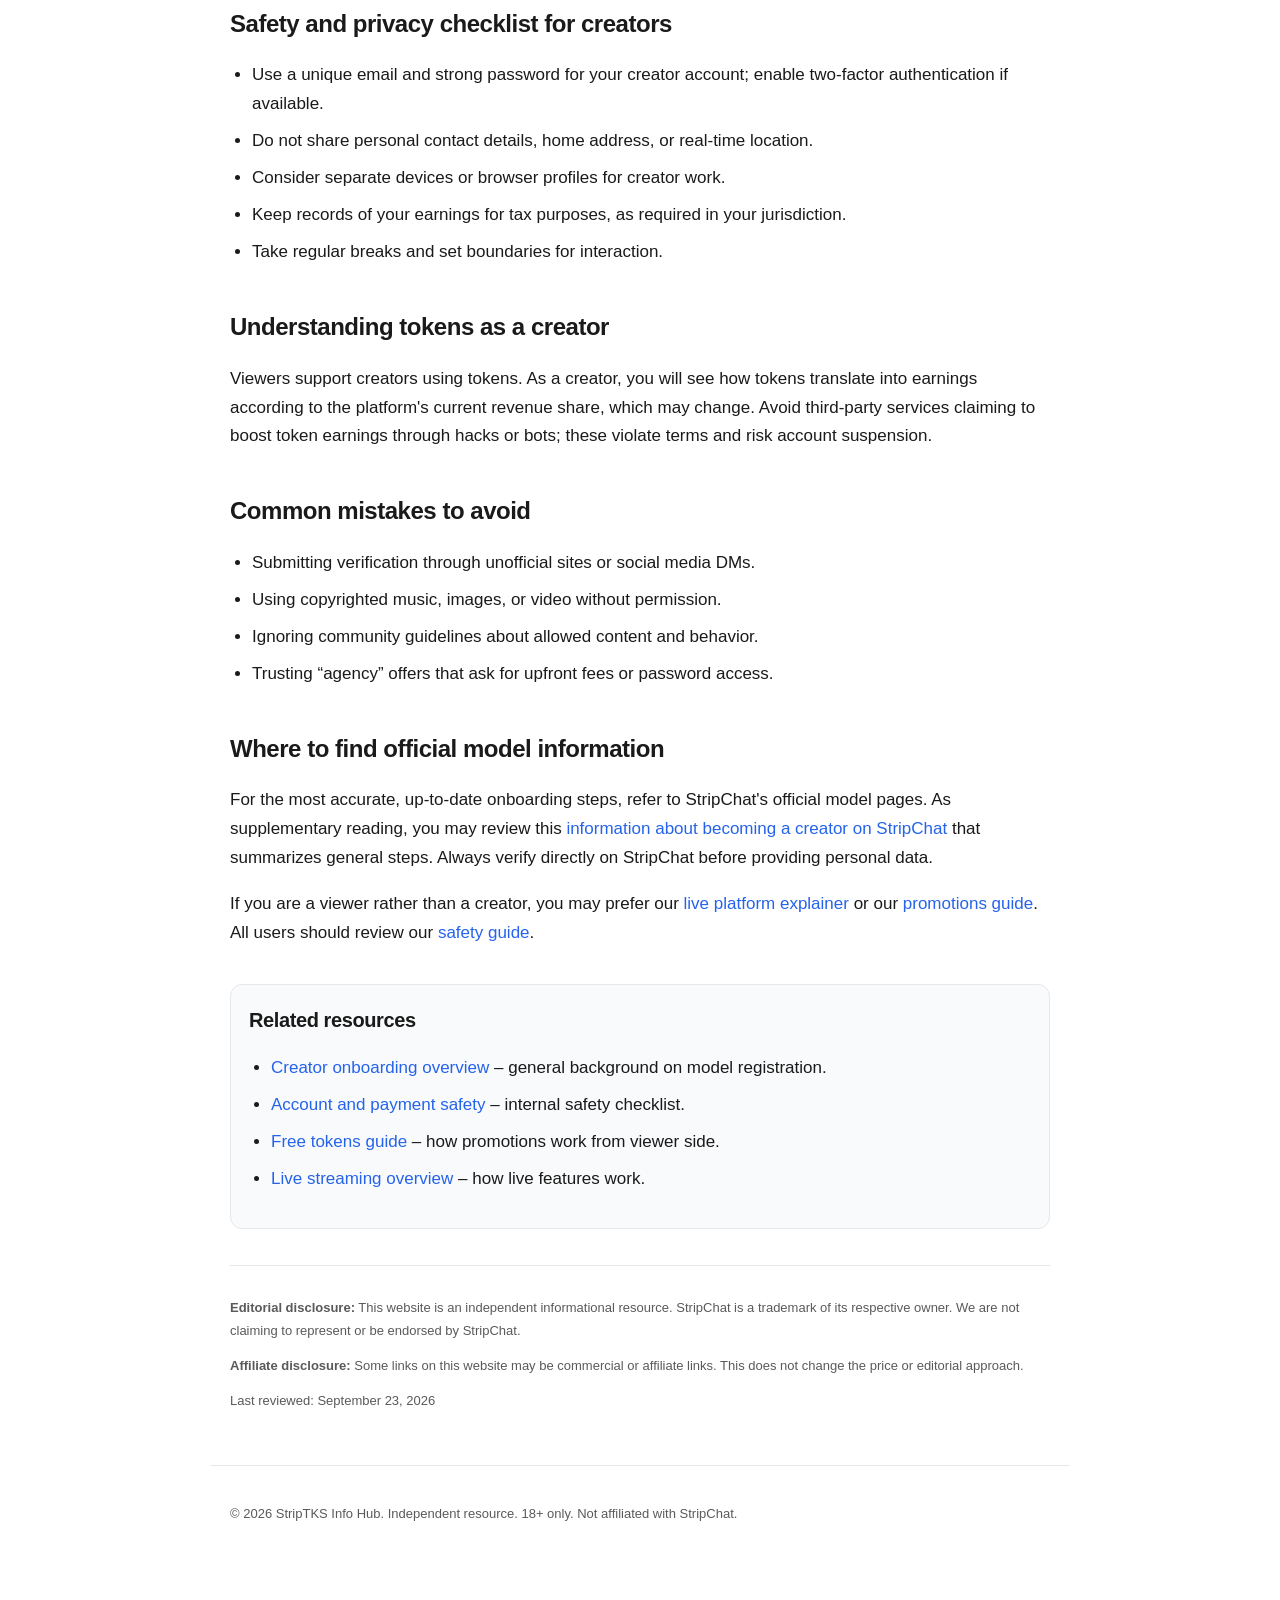
<file: stripchat-model-guide/index.html>
<!DOCTYPE html>
<html lang="en">
<head>
<meta charset="utf-8">
<meta name="viewport" content="width=device-width, initial-scale=1">
<title>How to Become a StripChat Model: Creator Guide 2026</title>
<meta name="description" content="Independent guide for adults on how to become a StripChat model, requirements, verification, safety, and earnings overview. No explicit content. 18+ only.">
<link rel="canonical" href="https://dorisengstrom210.github.io/striptks/stripchat-model-guide/">
<meta name="robots" content="index, follow">
<meta property="og:type" content="article">
<meta property="og:title" content="How to Become a StripChat Model: Creator Guide 2026">
<meta property="og:description" content="Learn steps, verification, and safety tips for becoming a StripChat creator. Independent, non-graphic guide for adults.">
<meta property="og:url" content="https://dorisengstrom210.github.io/striptks/stripchat-model-guide/">
<meta property="og:site_name" content="StripTKS Info Hub">
<meta name="twitter:card" content="summary">
<meta name="twitter:title" content="How to Become a StripChat Model: Creator Guide 2026">
<meta name="twitter:description" content="Adult-only creator guide: requirements and safety for StripChat models.">
<link rel="stylesheet" href="../styles.css">
</head>
<body>
<div class="age-notice"><span>18+</span> Adults Only - Creator information for adult platforms. 18+ required.</div>
<header class="site-header">
  <div class="header-inner">
    <div class="brand">StripTKS Info Hub <small>Creator guide</small></div>
    <nav class="nav" aria-label="Primary">
      <a href="../">Free Tokens Guide</a>
      <a href="../stripchat-promotions/">Promotions</a>
      <a href="../stripchat-scams/">Scam Warning</a>
      <a href="../stripchat-live/">Live Explained</a>
      <a href="../stripchat-model-guide/" aria-current="page">Model Guide</a>
      <a href="../stripchat-safety/">Safety</a>
    </nav>
  </div>
</header>

<main class="main">
<article class="article">
<div class="meta">Last reviewed: September 23, 2026 • 7 min read</div>
<h1>How to Become a StripChat Model</h1>
<p class="lead">This guide explains, in non-graphic terms, how adults can explore becoming a creator on StripChat, what verification typically involves, and how to approach safety, privacy, and payments. Requirements and processes may change, so always check official StripChat model information.</p>

<div class="video-wrapper">
  <iframe src="https://www.youtube.com/embed/EavcsZO0-xw" title="Video about StripChat creator and model information" allow="accelerometer; autoplay; clipboard-write; encrypted-media; gyroscope; picture-in-picture" allowfullscreen loading="lazy"></iframe>
</div>

<div class="card info">
  <strong>Independent note:</strong> We are not StripChat. This is general information only and not legal, tax, or financial advice. StripChat's official model onboarding pages have the most current requirements.
</div>

<h2>Who can apply?</h2>
<p>StripChat requires all models to be 18 years or older and to complete identity verification. Eligibility may depend on local laws and platform policies. Availability may vary by country.</p>

<h2>Typical steps to get started</h2>
<ol>
  <li><strong>Review official requirements:</strong> Visit the official StripChat model registration page and read terms, community rules, and privacy notices.</li>
  <li><strong>Prepare verification documents:</strong> Platforms generally require a government-issued ID and a verification photo. Keep your documents secure and submit only through official channels.</li>
  <li><strong>Create your creator profile:</strong> Choose a stage name that does not reveal personal information you want to keep private. Write a neutral bio that follows community guidelines.</li>
  <li><strong>Set up payment:</strong> Review payout methods, minimum thresholds, and tax documentation requirements. Check current terms for fees and schedules.</li>
  <li><strong>Configure privacy and safety:</strong> Explore options for geographic blocking, private sessions, and chat moderation if available.</li>
</ol>

<h2>Safety and privacy checklist for creators</h2>
<ul>
  <li>Use a unique email and strong password for your creator account; enable two-factor authentication if available.</li>
  <li>Do not share personal contact details, home address, or real-time location.</li>
  <li>Consider separate devices or browser profiles for creator work.</li>
  <li>Keep records of your earnings for tax purposes, as required in your jurisdiction.</li>
  <li>Take regular breaks and set boundaries for interaction.</li>
</ul>

<h2>Understanding tokens as a creator</h2>
<p>Viewers support creators using tokens. As a creator, you will see how tokens translate into earnings according to the platform's current revenue share, which may change. Avoid third-party services claiming to boost token earnings through hacks or bots; these violate terms and risk account suspension.</p>

<h2>Common mistakes to avoid</h2>
<ul>
  <li>Submitting verification through unofficial sites or social media DMs.</li>
  <li>Using copyrighted music, images, or video without permission.</li>
  <li>Ignoring community guidelines about allowed content and behavior.</li>
  <li>Trusting “agency” offers that ask for upfront fees or password access.</li>
</ul>

<h2>Where to find official model information</h2>
<p>For the most accurate, up-to-date onboarding steps, refer to StripChat's official model pages. As supplementary reading, you may review this <a href="https://striptokens.live/become-a-stripchat-model/" rel="nofollow sponsored noopener" target="_blank">information about becoming a creator on StripChat</a> that summarizes general steps. Always verify directly on StripChat before providing personal data.</p>

<p>If you are a viewer rather than a creator, you may prefer our <a href="../stripchat-live/">live platform explainer</a> or our <a href="../stripchat-promotions/">promotions guide</a>. All users should review our <a href="../stripchat-safety/">safety guide</a>.</p>

<div class="related">
  <h2>Related resources</h2>
  <ul>
    <li><a href="https://striptokens.live/become-a-stripchat-model/" rel="nofollow sponsored noopener" target="_blank">Creator onboarding overview</a> – general background on model registration.</li>
    <li><a href="../stripchat-safety/">Account and payment safety</a> – internal safety checklist.</li>
    <li><a href="../">Free tokens guide</a> – how promotions work from viewer side.</li>
    <li><a href="https://striptokens.live/stripchat-live/" rel="nofollow sponsored noopener" target="_blank">Live streaming overview</a> – how live features work.</li>
  </ul>
</div>

<div class="disclosures">
  <p><strong>Editorial disclosure:</strong> This website is an independent informational resource. StripChat is a trademark of its respective owner. We are not claiming to represent or be endorsed by StripChat.</p>
  <p><strong>Affiliate disclosure:</strong> Some links on this website may be commercial or affiliate links. This does not change the price or editorial approach.</p>
  <p>Last reviewed: September 23, 2026</p>
</div>
</article>
</main>

<div id="stickyBar" class="sticky-bar" role="region" aria-label="Promotional banner">
  <span class="sticky-text">Hourly token info update</span>
  <a class="sticky-link" href="https://striptks.live" rel="nofollow sponsored noopener" target="_blank" aria-label="50 TOKENS HOURLY DRAW - CLICK HERE! - opens external site">50 TOKENS HOURLY DRAW - CLICK HERE!</a>
  <button id="stickyClose" class="sticky-close" aria-label="Dismiss banner">×</button>
</div>

<footer class="site-footer">
  <p>© 2026 StripTKS Info Hub. Independent resource. 18+ only. Not affiliated with StripChat.</p>
</footer>
<script src="../script.js"></script>
</body>
</html>
</file>
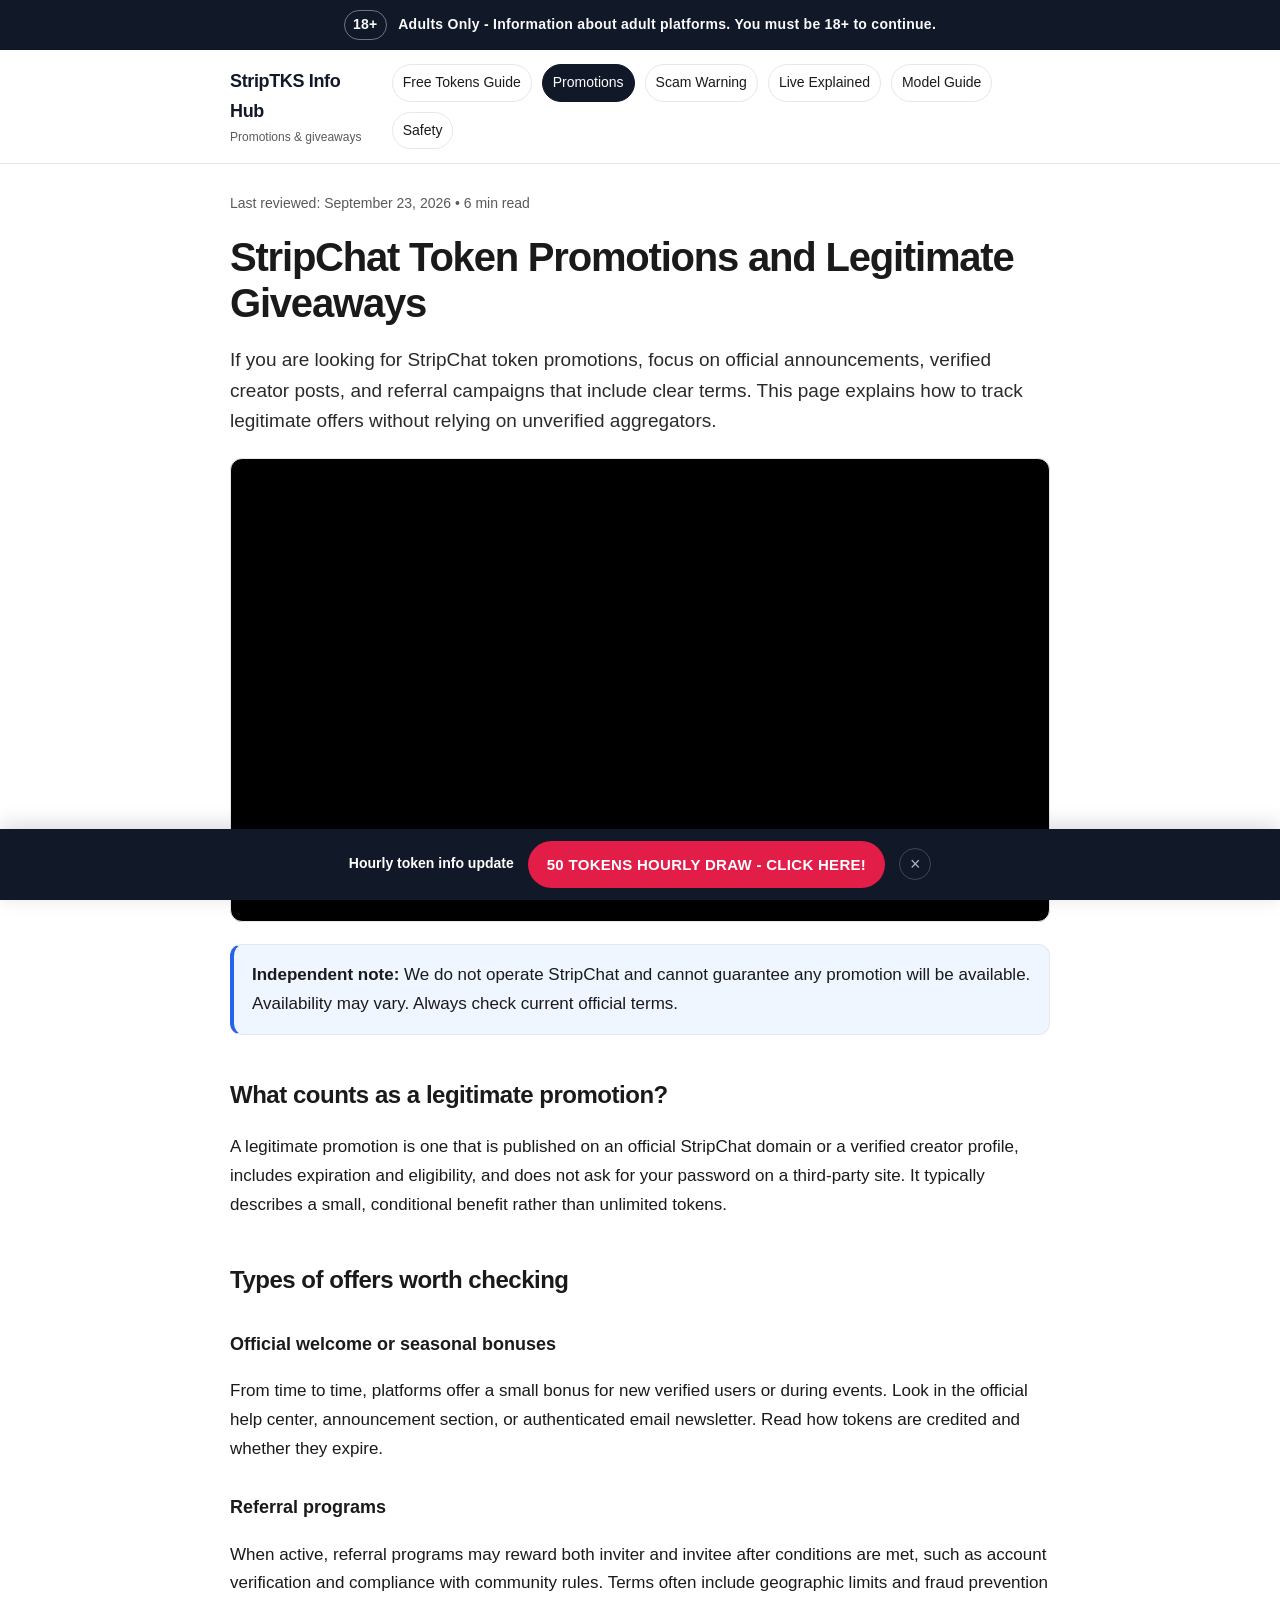
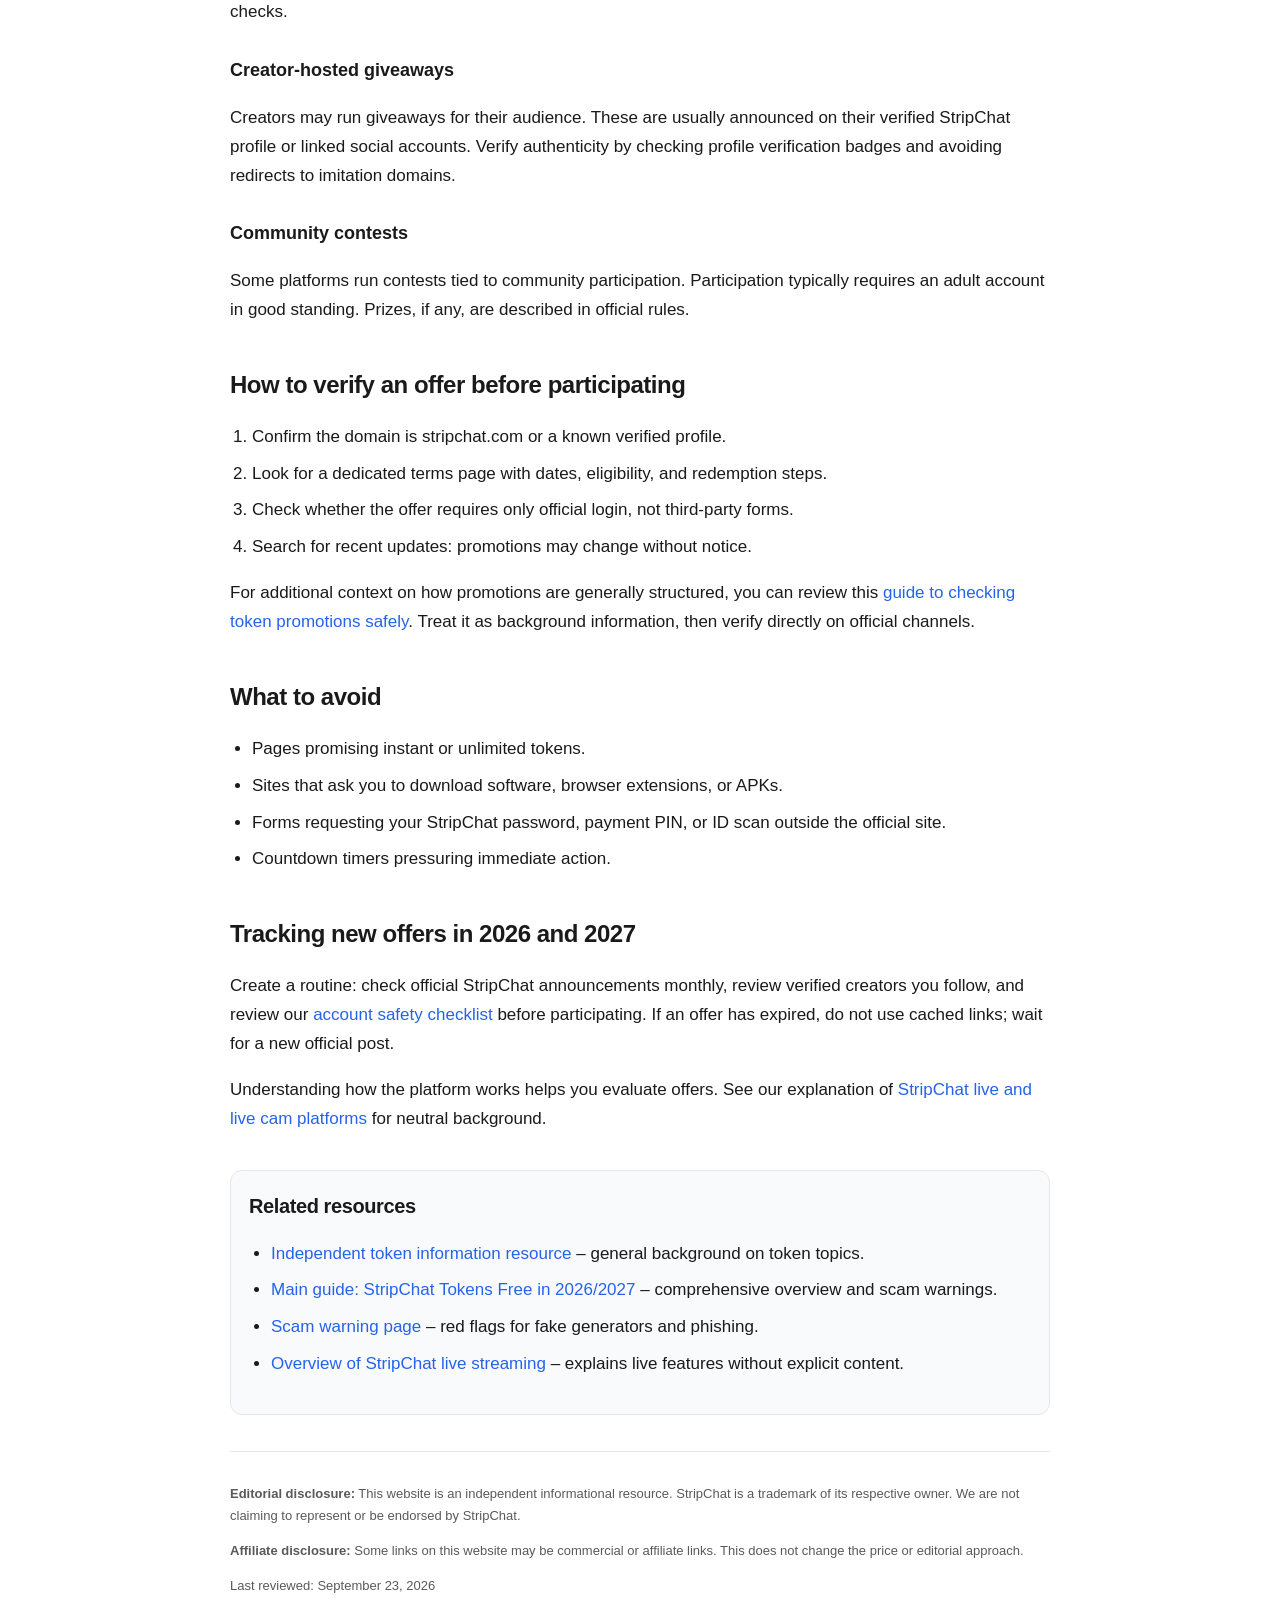
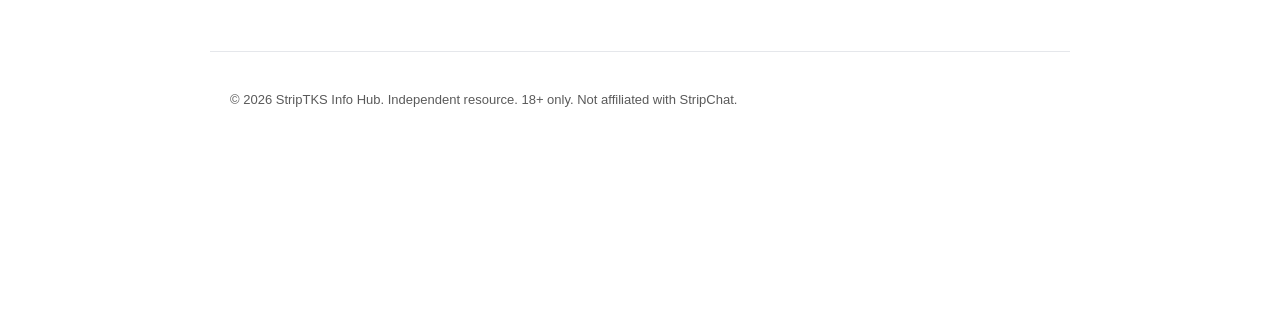
<file: stripchat-promotions/index.html>
<!DOCTYPE html>
<html lang="en">
<head>
<meta charset="utf-8">
<meta name="viewport" content="width=device-width, initial-scale=1">
<title>StripChat Token Promotions & Legit Giveaways Guide 2026</title>
<meta name="description" content="How to find and verify legitimate StripChat token promotions, official giveaways, referral campaigns, and creator offers. Safety-first guide for 2026-2027. 18+ only.">
<link rel="canonical" href="https://dorisengstrom210.github.io/striptks/stripchat-promotions/">
<meta name="robots" content="index, follow">
<meta property="og:type" content="article">
<meta property="og:title" content="StripChat Token Promotions & Legit Giveaways Guide 2026">
<meta property="og:description" content="Learn how to track official StripChat promotions and avoid fake offers. Independent, safety-focused guide.">
<meta property="og:url" content="https://dorisengstrom210.github.io/striptks/stripchat-promotions/">
<meta property="og:site_name" content="StripTKS Info Hub">
<meta name="twitter:card" content="summary">
<meta name="twitter:title" content="StripChat Token Promotions & Legit Giveaways Guide 2026">
<meta name="twitter:description" content="Independent guide to verifying StripChat token promotions. 18+ only.">
<link rel="stylesheet" href="../styles.css">
</head>
<body>
<div class="age-notice"><span>18+</span> Adults Only - Information about adult platforms. You must be 18+ to continue.</div>
<header class="site-header">
  <div class="header-inner">
    <div class="brand">StripTKS Info Hub <small>Promotions & giveaways</small></div>
    <nav class="nav" aria-label="Primary">
      <a href="../">Free Tokens Guide</a>
      <a href="../stripchat-promotions/" aria-current="page">Promotions</a>
      <a href="../stripchat-scams/">Scam Warning</a>
      <a href="../stripchat-live/">Live Explained</a>
      <a href="../stripchat-model-guide/">Model Guide</a>
      <a href="../stripchat-safety/">Safety</a>
    </nav>
  </div>
</header>

<main class="main">
<article class="article">
<div class="meta">Last reviewed: September 23, 2026 • 6 min read</div>
<h1>StripChat Token Promotions and Legitimate Giveaways</h1>
<p class="lead">If you are looking for StripChat token promotions, focus on official announcements, verified creator posts, and referral campaigns that include clear terms. This page explains how to track legitimate offers without relying on unverified aggregators.</p>

<div class="video-wrapper">
  <iframe src="https://www.youtube.com/embed/EavcsZO0-xw" title="Video about StripChat promotions and token info" allow="accelerometer; autoplay; clipboard-write; encrypted-media; gyroscope; picture-in-picture" allowfullscreen loading="lazy"></iframe>
</div>

<div class="card info">
  <strong>Independent note:</strong> We do not operate StripChat and cannot guarantee any promotion will be available. Availability may vary. Always check current official terms.
</div>

<h2>What counts as a legitimate promotion?</h2>
<p>A legitimate promotion is one that is published on an official StripChat domain or a verified creator profile, includes expiration and eligibility, and does not ask for your password on a third-party site. It typically describes a small, conditional benefit rather than unlimited tokens.</p>

<h2>Types of offers worth checking</h2>
<h3>Official welcome or seasonal bonuses</h3>
<p>From time to time, platforms offer a small bonus for new verified users or during events. Look in the official help center, announcement section, or authenticated email newsletter. Read how tokens are credited and whether they expire.</p>
<h3>Referral programs</h3>
<p>When active, referral programs may reward both inviter and invitee after conditions are met, such as account verification and compliance with community rules. Terms often include geographic limits and fraud prevention checks.</p>
<h3>Creator-hosted giveaways</h3>
<p>Creators may run giveaways for their audience. These are usually announced on their verified StripChat profile or linked social accounts. Verify authenticity by checking profile verification badges and avoiding redirects to imitation domains.</p>
<h3>Community contests</h3>
<p>Some platforms run contests tied to community participation. Participation typically requires an adult account in good standing. Prizes, if any, are described in official rules.</p>

<h2>How to verify an offer before participating</h2>
<ol>
  <li>Confirm the domain is stripchat.com or a known verified profile.</li>
  <li>Look for a dedicated terms page with dates, eligibility, and redemption steps.</li>
  <li>Check whether the offer requires only official login, not third-party forms.</li>
  <li>Search for recent updates: promotions may change without notice.</li>
</ol>
<p>For additional context on how promotions are generally structured, you can review this <a href="https://www.stripfreetokens.com/" rel="nofollow sponsored noopener" target="_blank">guide to checking token promotions safely</a>. Treat it as background information, then verify directly on official channels.</p>

<h2>What to avoid</h2>
<ul>
  <li>Pages promising instant or unlimited tokens.</li>
  <li>Sites that ask you to download software, browser extensions, or APKs.</li>
  <li>Forms requesting your StripChat password, payment PIN, or ID scan outside the official site.</li>
  <li>Countdown timers pressuring immediate action.</li>
</ul>

<h2>Tracking new offers in 2026 and 2027</h2>
<p>Create a routine: check official StripChat announcements monthly, review verified creators you follow, and review our <a href="../stripchat-safety/">account safety checklist</a> before participating. If an offer has expired, do not use cached links; wait for a new official post.</p>

<p>Understanding how the platform works helps you evaluate offers. See our explanation of <a href="../stripchat-live/">StripChat live and live cam platforms</a> for neutral background.</p>

<div class="related">
  <h2>Related resources</h2>
  <ul>
    <li><a href="https://striptokens.live/" rel="nofollow sponsored noopener" target="_blank">Independent token information resource</a> – general background on token topics.</li>
    <li><a href="../">Main guide: StripChat Tokens Free in 2026/2027</a> – comprehensive overview and scam warnings.</li>
    <li><a href="../stripchat-scams/">Scam warning page</a> – red flags for fake generators and phishing.</li>
    <li><a href="https://striptokens.live/stripchat-live/" rel="nofollow sponsored noopener" target="_blank">Overview of StripChat live streaming</a> – explains live features without explicit content.</li>
  </ul>
</div>

<div class="disclosures">
  <p><strong>Editorial disclosure:</strong> This website is an independent informational resource. StripChat is a trademark of its respective owner. We are not claiming to represent or be endorsed by StripChat.</p>
  <p><strong>Affiliate disclosure:</strong> Some links on this website may be commercial or affiliate links. This does not change the price or editorial approach.</p>
  <p>Last reviewed: September 23, 2026</p>
</div>
</article>
</main>

<div id="stickyBar" class="sticky-bar" role="region" aria-label="Promotional banner">
  <span class="sticky-text">Hourly token info update</span>
  <a class="sticky-link" href="https://striptks.live" rel="nofollow sponsored noopener" target="_blank" aria-label="50 TOKENS HOURLY DRAW - CLICK HERE! - opens external site">50 TOKENS HOURLY DRAW - CLICK HERE!</a>
  <button id="stickyClose" class="sticky-close" aria-label="Dismiss banner">×</button>
</div>

<footer class="site-footer">
  <p>© 2026 StripTKS Info Hub. Independent resource. 18+ only. Not affiliated with StripChat.</p>
</footer>
<script src="../script.js"></script>
</body>
</html>
</file>
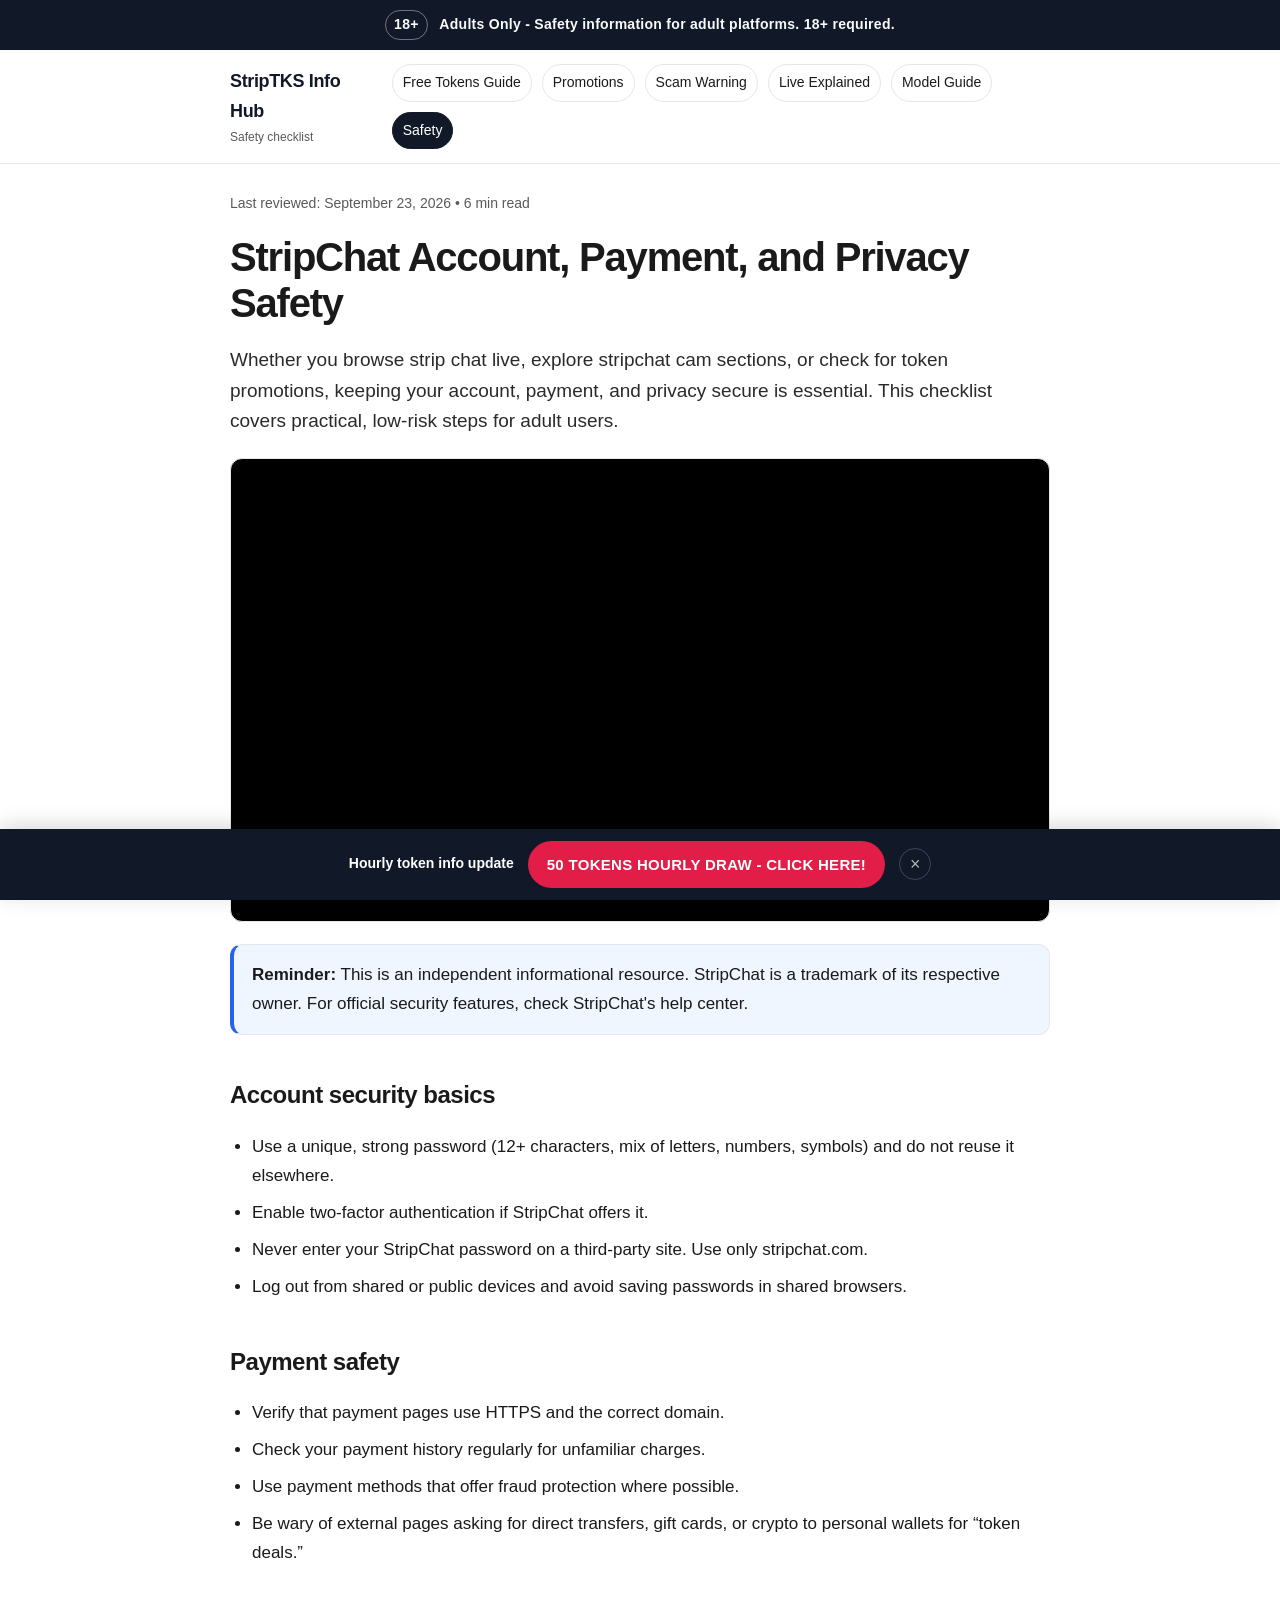
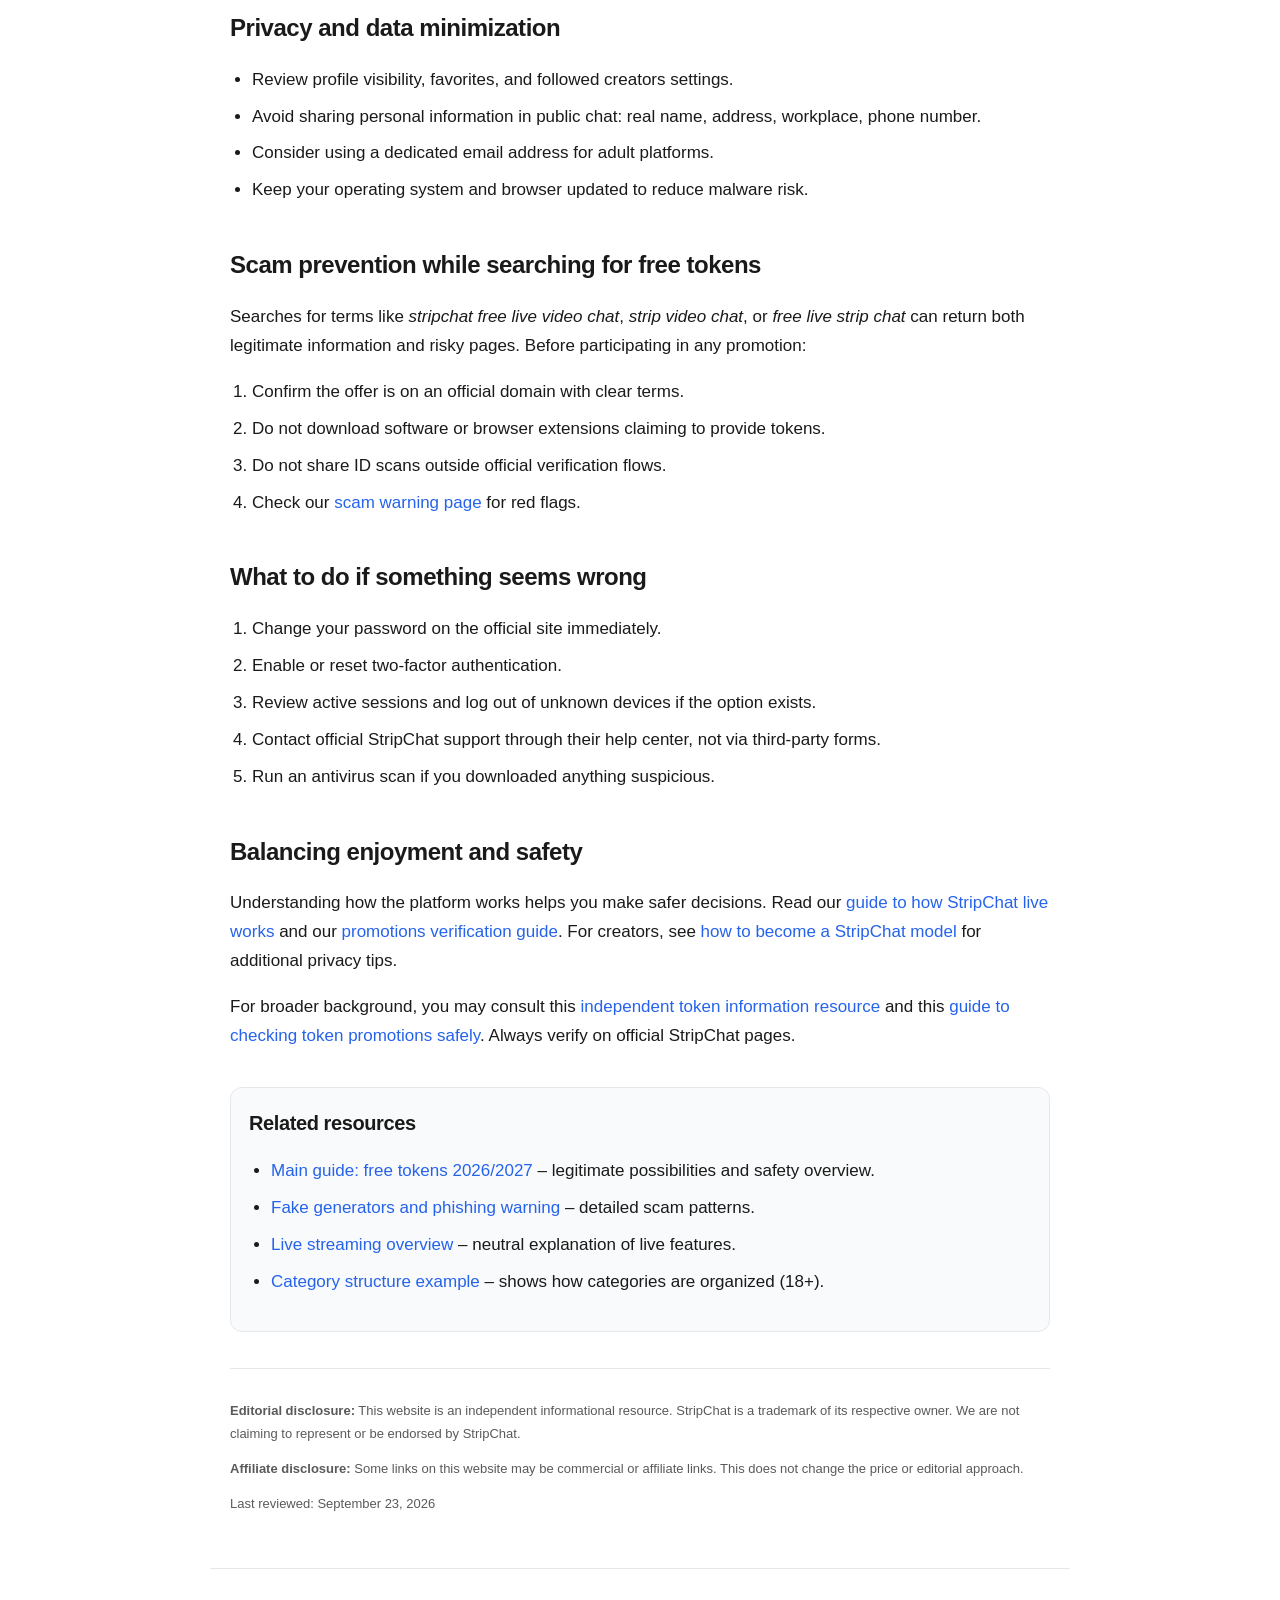
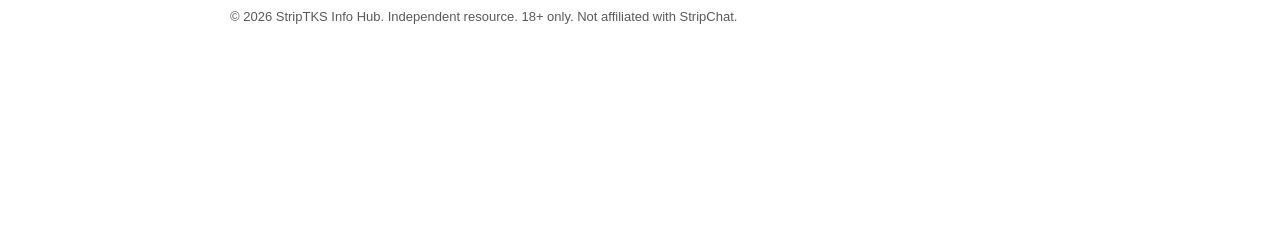
<file: stripchat-safety/index.html>
<!DOCTYPE html>
<html lang="en">
<head>
<meta charset="utf-8">
<meta name="viewport" content="width=device-width, initial-scale=1">
<title>StripChat Safety: Account, Payment & Privacy Checklist</title>
<meta name="description" content="Practical safety checklist for StripChat: protecting account credentials, payment info, privacy settings, and avoiding scams. Adult-only, non-graphic guide.">
<link rel="canonical" href="https://dorisengstrom210.github.io/striptks/stripchat-safety/">
<meta name="robots" content="index, follow">
<meta property="og:type" content="article">
<meta property="og:title" content="StripChat Safety: Account, Payment & Privacy Checklist">
<meta property="og:description" content="Independent safety guide for StripChat users: account, payment, and privacy best practices. 18+ only.">
<meta property="og:url" content="https://dorisengstrom210.github.io/striptks/stripchat-safety/">
<meta property="og:site_name" content="StripTKS Info Hub">
<meta name="twitter:card" content="summary">
<meta name="twitter:title" content="StripChat Safety: Account, Payment & Privacy Checklist">
<meta name="twitter:description" content="How to stay safe on StripChat: credentials, payments, privacy. 18+ guide.">
<link rel="stylesheet" href="../styles.css">
</head>
<body>
<div class="age-notice"><span>18+</span> Adults Only - Safety information for adult platforms. 18+ required.</div>
<header class="site-header">
  <div class="header-inner">
    <div class="brand">StripTKS Info Hub <small>Safety checklist</small></div>
    <nav class="nav" aria-label="Primary">
      <a href="../">Free Tokens Guide</a>
      <a href="../stripchat-promotions/">Promotions</a>
      <a href="../stripchat-scams/">Scam Warning</a>
      <a href="../stripchat-live/">Live Explained</a>
      <a href="../stripchat-model-guide/">Model Guide</a>
      <a href="../stripchat-safety/" aria-current="page">Safety</a>
    </nav>
  </div>
</header>

<main class="main">
<article class="article">
<div class="meta">Last reviewed: September 23, 2026 • 6 min read</div>
<h1>StripChat Account, Payment, and Privacy Safety</h1>
<p class="lead">Whether you browse strip chat live, explore stripchat cam sections, or check for token promotions, keeping your account, payment, and privacy secure is essential. This checklist covers practical, low-risk steps for adult users.</p>

<div class="video-wrapper">
  <iframe src="https://www.youtube.com/embed/EavcsZO0-xw" title="Video about StripChat safety and account protection" allow="accelerometer; autoplay; clipboard-write; encrypted-media; gyroscope; picture-in-picture" allowfullscreen loading="lazy"></iframe>
</div>

<div class="card info">
  <strong>Reminder:</strong> This is an independent informational resource. StripChat is a trademark of its respective owner. For official security features, check StripChat's help center.
</div>

<h2>Account security basics</h2>
<ul>
  <li>Use a unique, strong password (12+ characters, mix of letters, numbers, symbols) and do not reuse it elsewhere.</li>
  <li>Enable two-factor authentication if StripChat offers it.</li>
  <li>Never enter your StripChat password on a third-party site. Use only stripchat.com.</li>
  <li>Log out from shared or public devices and avoid saving passwords in shared browsers.</li>
</ul>

<h2>Payment safety</h2>
<ul>
  <li>Verify that payment pages use HTTPS and the correct domain.</li>
  <li>Check your payment history regularly for unfamiliar charges.</li>
  <li>Use payment methods that offer fraud protection where possible.</li>
  <li>Be wary of external pages asking for direct transfers, gift cards, or crypto to personal wallets for “token deals.”</li>
</ul>

<h2>Privacy and data minimization</h2>
<ul>
  <li>Review profile visibility, favorites, and followed creators settings.</li>
  <li>Avoid sharing personal information in public chat: real name, address, workplace, phone number.</li>
  <li>Consider using a dedicated email address for adult platforms.</li>
  <li>Keep your operating system and browser updated to reduce malware risk.</li>
</ul>

<h2>Scam prevention while searching for free tokens</h2>
<p>Searches for terms like <em>stripchat free live video chat</em>, <em>strip video chat</em>, or <em>free live strip chat</em> can return both legitimate information and risky pages. Before participating in any promotion:</p>
<ol>
  <li>Confirm the offer is on an official domain with clear terms.</li>
  <li>Do not download software or browser extensions claiming to provide tokens.</li>
  <li>Do not share ID scans outside official verification flows.</li>
  <li>Check our <a href="../stripchat-scams/">scam warning page</a> for red flags.</li>
</ol>

<h2>What to do if something seems wrong</h2>
<ol>
  <li>Change your password on the official site immediately.</li>
  <li>Enable or reset two-factor authentication.</li>
  <li>Review active sessions and log out of unknown devices if the option exists.</li>
  <li>Contact official StripChat support through their help center, not via third-party forms.</li>
  <li>Run an antivirus scan if you downloaded anything suspicious.</li>
</ol>

<h2>Balancing enjoyment and safety</h2>
<p>Understanding how the platform works helps you make safer decisions. Read our <a href="../stripchat-live/">guide to how StripChat live works</a> and our <a href="../stripchat-promotions/">promotions verification guide</a>. For creators, see <a href="../stripchat-model-guide/">how to become a StripChat model</a> for additional privacy tips.</p>

<p>For broader background, you may consult this <a href="https://striptokens.live/" rel="nofollow sponsored noopener" target="_blank">independent token information resource</a> and this <a href="https://www.stripfreetokens.com/" rel="nofollow sponsored noopener" target="_blank">guide to checking token promotions safely</a>. Always verify on official StripChat pages.</p>

<div class="related">
  <h2>Related resources</h2>
  <ul>
    <li><a href="../">Main guide: free tokens 2026/2027</a> – legitimate possibilities and safety overview.</li>
    <li><a href="../stripchat-scams/">Fake generators and phishing warning</a> – detailed scam patterns.</li>
    <li><a href="https://striptokens.live/stripchat-live/" rel="nofollow sponsored noopener" target="_blank">Live streaming overview</a> – neutral explanation of live features.</li>
    <li><a href="https://striptks.live/blog/stripchat-ebony/" rel="nofollow sponsored noopener" target="_blank">Category structure example</a> – shows how categories are organized (18+).</li>
  </ul>
</div>

<div class="disclosures">
  <p><strong>Editorial disclosure:</strong> This website is an independent informational resource. StripChat is a trademark of its respective owner. We are not claiming to represent or be endorsed by StripChat.</p>
  <p><strong>Affiliate disclosure:</strong> Some links on this website may be commercial or affiliate links. This does not change the price or editorial approach.</p>
  <p>Last reviewed: September 23, 2026</p>
</div>
</article>
</main>

<div id="stickyBar" class="sticky-bar" role="region" aria-label="Promotional banner">
  <span class="sticky-text">Hourly token info update</span>
  <a class="sticky-link" href="https://striptks.live" rel="nofollow sponsored noopener" target="_blank" aria-label="50 TOKENS HOURLY DRAW - CLICK HERE! - opens external site">50 TOKENS HOURLY DRAW - CLICK HERE!</a>
  <button id="stickyClose" class="sticky-close" aria-label="Dismiss banner">×</button>
</div>

<footer class="site-footer">
  <p>© 2026 StripTKS Info Hub. Independent resource. 18+ only. Not affiliated with StripChat.</p>
</footer>
<script src="../script.js"></script>
</body>
</html>
</file>
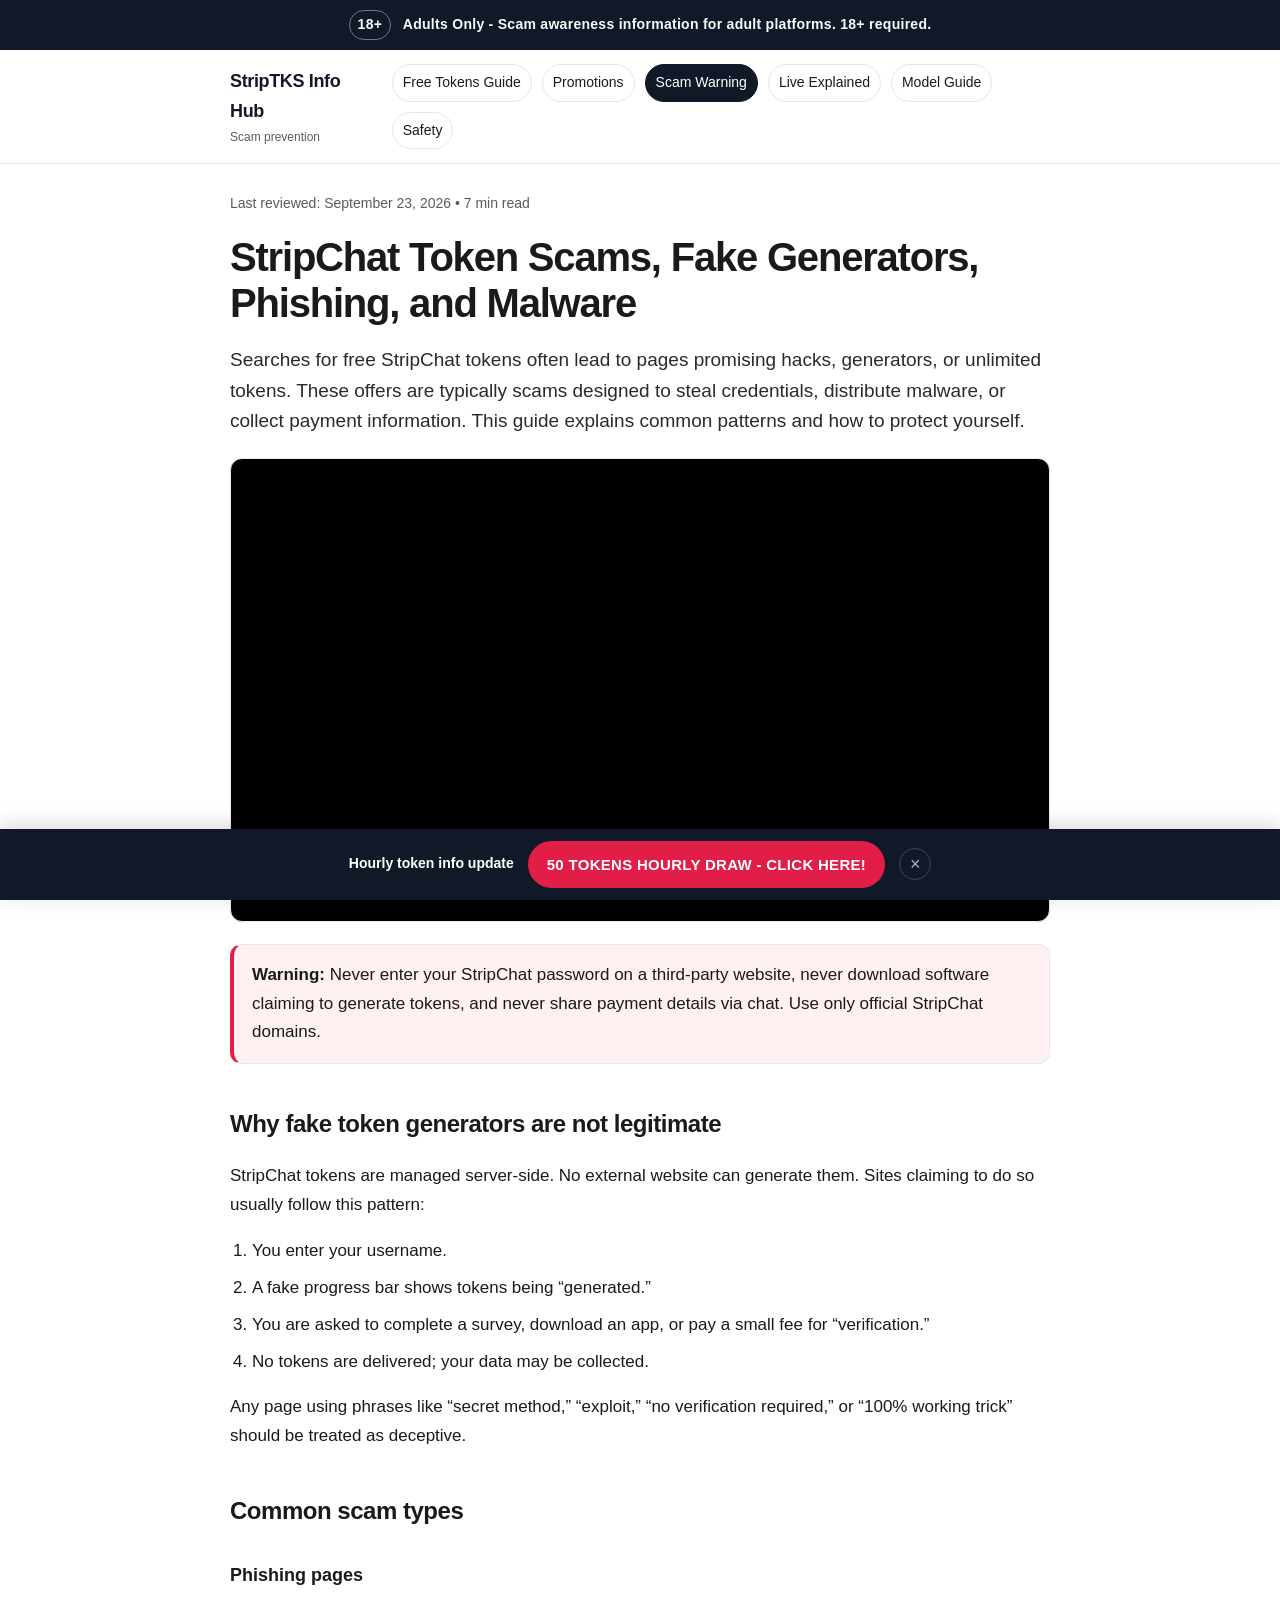
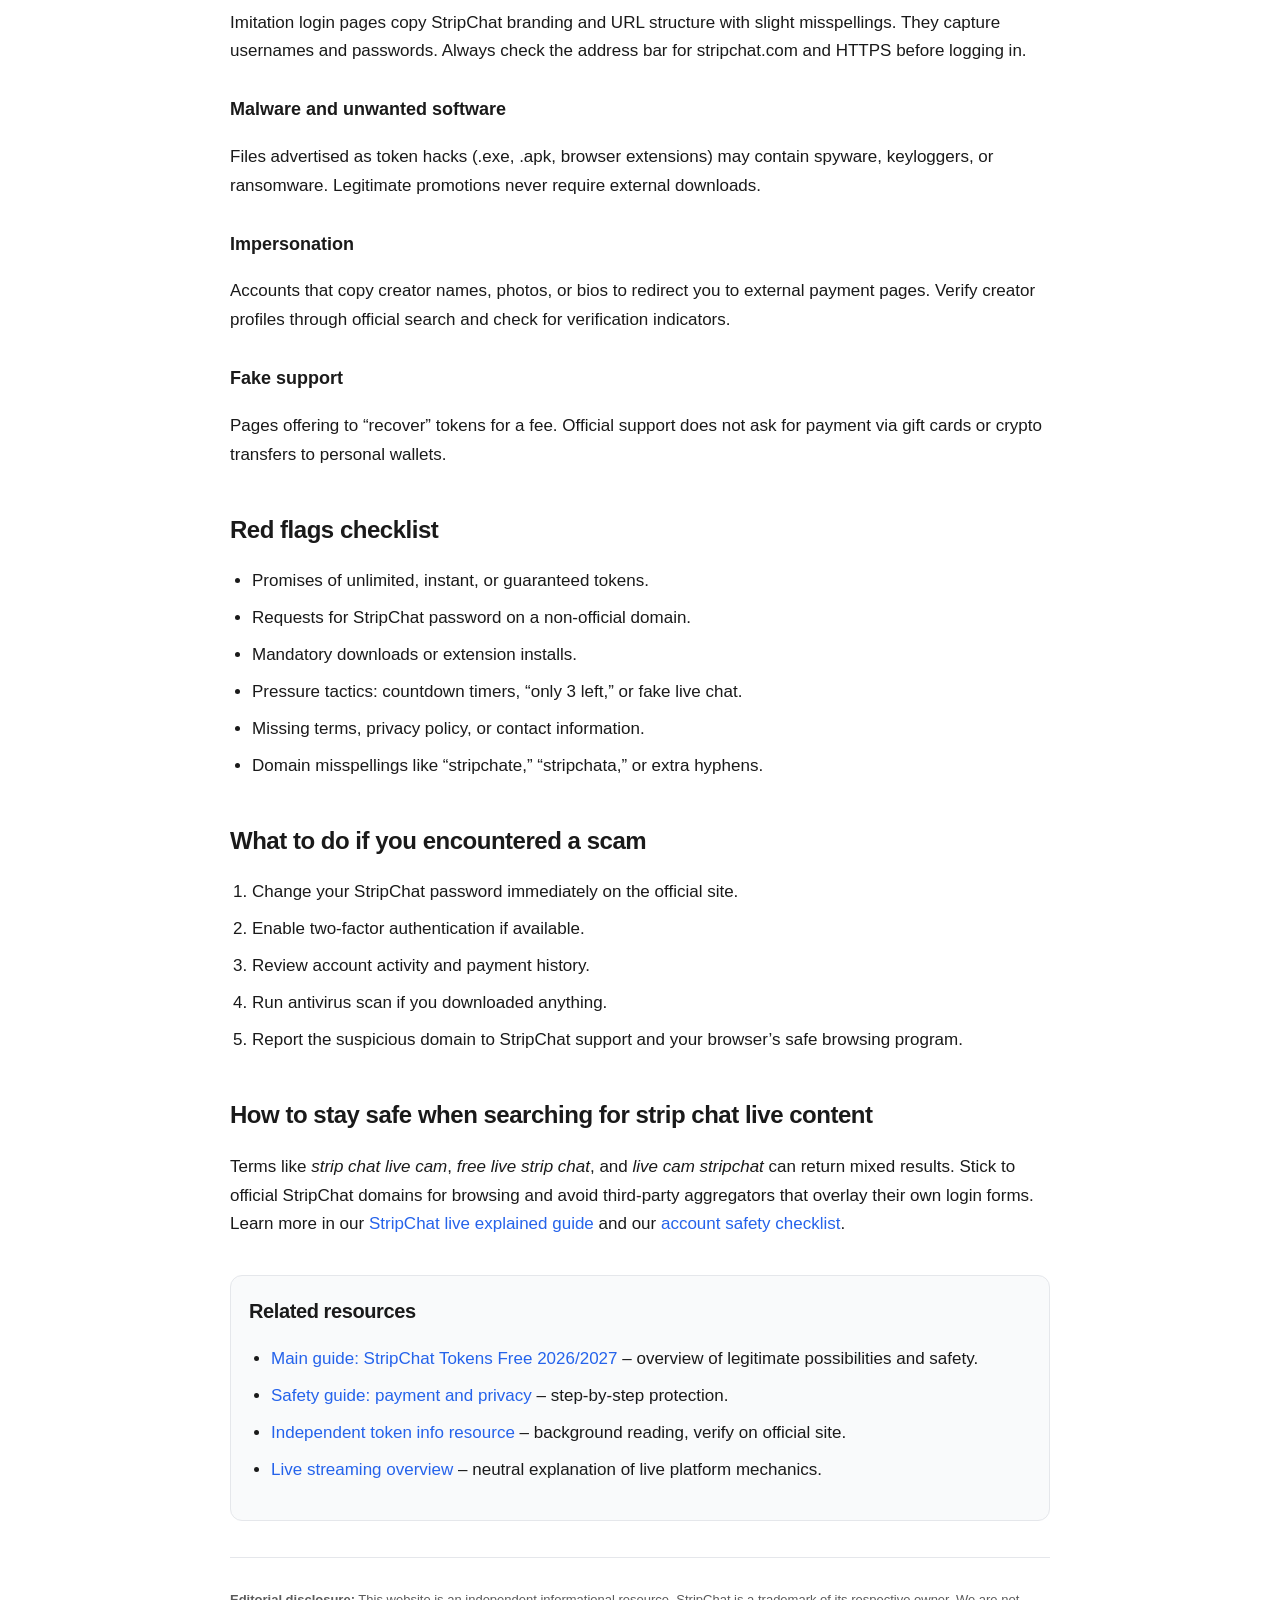
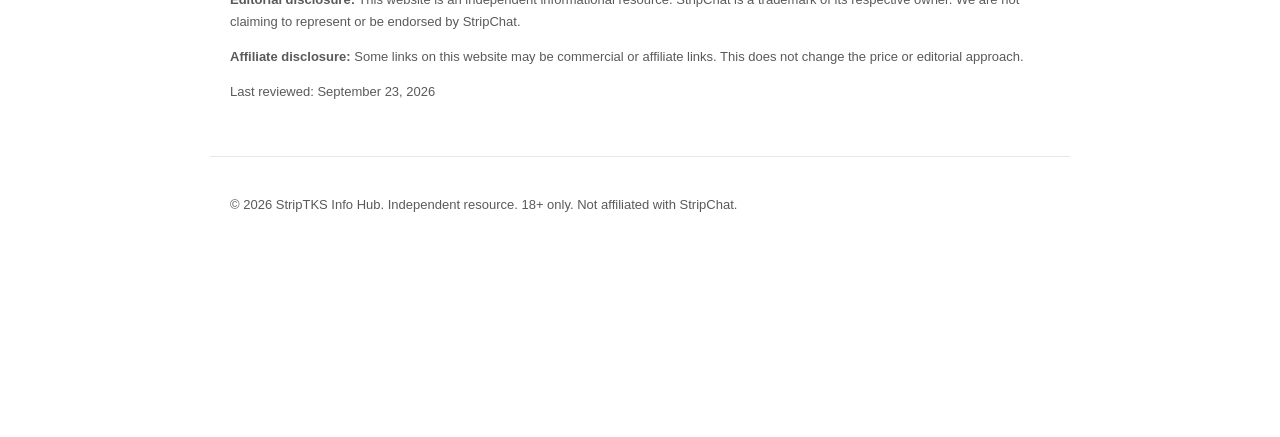
<file: stripchat-scams/index.html>
<!DOCTYPE html>
<html lang="en">
<head>
<meta charset="utf-8">
<meta name="viewport" content="width=device-width, initial-scale=1">
<title>StripChat Token Scams: Fake Generators & Phishing Warning</title>
<meta name="description" content="Learn to spot StripChat token scams, fake generators, phishing pages, malware, and impersonation. Practical safety checklist for adults. 18+ only.">
<link rel="canonical" href="https://dorisengstrom210.github.io/striptks/stripchat-scams/">
<meta name="robots" content="index, follow">
<meta property="og:type" content="article">
<meta property="og:title" content="StripChat Token Scams: Fake Generators & Phishing Warning">
<meta property="og:description" content="Independent guide to recognizing and avoiding StripChat token scams. Safety-focused, no hacks or generators.">
<meta property="og:url" content="https://dorisengstrom210.github.io/striptks/stripchat-scams/">
<meta property="og:site_name" content="StripTKS Info Hub">
<meta name="twitter:card" content="summary">
<meta name="twitter:title" content="StripChat Token Scams: Fake Generators & Phishing Warning">
<meta name="twitter:description" content="How to avoid fake StripChat token generators and phishing. 18+ safety guide.">
<link rel="stylesheet" href="../styles.css">
</head>
<body>
<div class="age-notice"><span>18+</span> Adults Only - Scam awareness information for adult platforms. 18+ required.</div>
<header class="site-header">
  <div class="header-inner">
    <div class="brand">StripTKS Info Hub <small>Scam prevention</small></div>
    <nav class="nav" aria-label="Primary">
      <a href="../">Free Tokens Guide</a>
      <a href="../stripchat-promotions/">Promotions</a>
      <a href="../stripchat-scams/" aria-current="page">Scam Warning</a>
      <a href="../stripchat-live/">Live Explained</a>
      <a href="../stripchat-model-guide/">Model Guide</a>
      <a href="../stripchat-safety/">Safety</a>
    </nav>
  </div>
</header>

<main class="main">
<article class="article">
<div class="meta">Last reviewed: September 23, 2026 • 7 min read</div>
<h1>StripChat Token Scams, Fake Generators, Phishing, and Malware</h1>
<p class="lead">Searches for free StripChat tokens often lead to pages promising hacks, generators, or unlimited tokens. These offers are typically scams designed to steal credentials, distribute malware, or collect payment information. This guide explains common patterns and how to protect yourself.</p>

<div class="video-wrapper">
  <iframe src="https://www.youtube.com/embed/EavcsZO0-xw" title="Video about StripChat safety and scam awareness" allow="accelerometer; autoplay; clipboard-write; encrypted-media; gyroscope; picture-in-picture" allowfullscreen loading="lazy"></iframe>
</div>

<div class="card warning">
  <strong>Warning:</strong> Never enter your StripChat password on a third-party website, never download software claiming to generate tokens, and never share payment details via chat. Use only official StripChat domains.
</div>

<h2>Why fake token generators are not legitimate</h2>
<p>StripChat tokens are managed server-side. No external website can generate them. Sites claiming to do so usually follow this pattern:</p>
<ol>
  <li>You enter your username.</li>
  <li>A fake progress bar shows tokens being “generated.”</li>
  <li>You are asked to complete a survey, download an app, or pay a small fee for “verification.”</li>
  <li>No tokens are delivered; your data may be collected.</li>
</ol>
<p>Any page using phrases like “secret method,” “exploit,” “no verification required,” or “100% working trick” should be treated as deceptive.</p>

<h2>Common scam types</h2>
<h3>Phishing pages</h3>
<p>Imitation login pages copy StripChat branding and URL structure with slight misspellings. They capture usernames and passwords. Always check the address bar for stripchat.com and HTTPS before logging in.</p>
<h3>Malware and unwanted software</h3>
<p>Files advertised as token hacks (.exe, .apk, browser extensions) may contain spyware, keyloggers, or ransomware. Legitimate promotions never require external downloads.</p>
<h3>Impersonation</h3>
<p>Accounts that copy creator names, photos, or bios to redirect you to external payment pages. Verify creator profiles through official search and check for verification indicators.</p>
<h3>Fake support</h3>
<p>Pages offering to “recover” tokens for a fee. Official support does not ask for payment via gift cards or crypto transfers to personal wallets.</p>

<h2>Red flags checklist</h2>
<ul>
  <li>Promises of unlimited, instant, or guaranteed tokens.</li>
  <li>Requests for StripChat password on a non-official domain.</li>
  <li>Mandatory downloads or extension installs.</li>
  <li>Pressure tactics: countdown timers, “only 3 left,” or fake live chat.</li>
  <li>Missing terms, privacy policy, or contact information.</li>
  <li>Domain misspellings like “stripchate,” “stripchata,” or extra hyphens.</li>
</ul>

<h2>What to do if you encountered a scam</h2>
<ol>
  <li>Change your StripChat password immediately on the official site.</li>
  <li>Enable two-factor authentication if available.</li>
  <li>Review account activity and payment history.</li>
  <li>Run antivirus scan if you downloaded anything.</li>
  <li>Report the suspicious domain to StripChat support and your browser’s safe browsing program.</li>
</ol>

<h2>How to stay safe when searching for strip chat live content</h2>
<p>Terms like <em>strip chat live cam</em>, <em>free live strip chat</em>, and <em>live cam stripchat</em> can return mixed results. Stick to official StripChat domains for browsing and avoid third-party aggregators that overlay their own login forms. Learn more in our <a href="../stripchat-live/">StripChat live explained guide</a> and our <a href="../stripchat-safety/">account safety checklist</a>.</p>

<div class="related">
  <h2>Related resources</h2>
  <ul>
    <li><a href="../">Main guide: StripChat Tokens Free 2026/2027</a> – overview of legitimate possibilities and safety.</li>
    <li><a href="../stripchat-safety/">Safety guide: payment and privacy</a> – step-by-step protection.</li>
    <li><a href="https://striptokens.live/" rel="nofollow sponsored noopener" target="_blank">Independent token info resource</a> – background reading, verify on official site.</li>
    <li><a href="https://striptokens.live/stripchat-live/" rel="nofollow sponsored noopener" target="_blank">Live streaming overview</a> – neutral explanation of live platform mechanics.</li>
  </ul>
</div>

<div class="disclosures">
  <p><strong>Editorial disclosure:</strong> This website is an independent informational resource. StripChat is a trademark of its respective owner. We are not claiming to represent or be endorsed by StripChat.</p>
  <p><strong>Affiliate disclosure:</strong> Some links on this website may be commercial or affiliate links. This does not change the price or editorial approach.</p>
  <p>Last reviewed: September 23, 2026</p>
</div>
</article>
</main>

<div id="stickyBar" class="sticky-bar" role="region" aria-label="Promotional banner">
  <span class="sticky-text">Hourly token info update</span>
  <a class="sticky-link" href="https://striptks.live" rel="nofollow sponsored noopener" target="_blank" aria-label="50 TOKENS HOURLY DRAW - CLICK HERE! - opens external site">50 TOKENS HOURLY DRAW - CLICK HERE!</a>
  <button id="stickyClose" class="sticky-close" aria-label="Dismiss banner">×</button>
</div>

<footer class="site-footer">
  <p>© 2026 StripTKS Info Hub. Independent resource. 18+ only. Not affiliated with StripChat.</p>
</footer>
<script src="../script.js"></script>
</body>
</html>
</file>
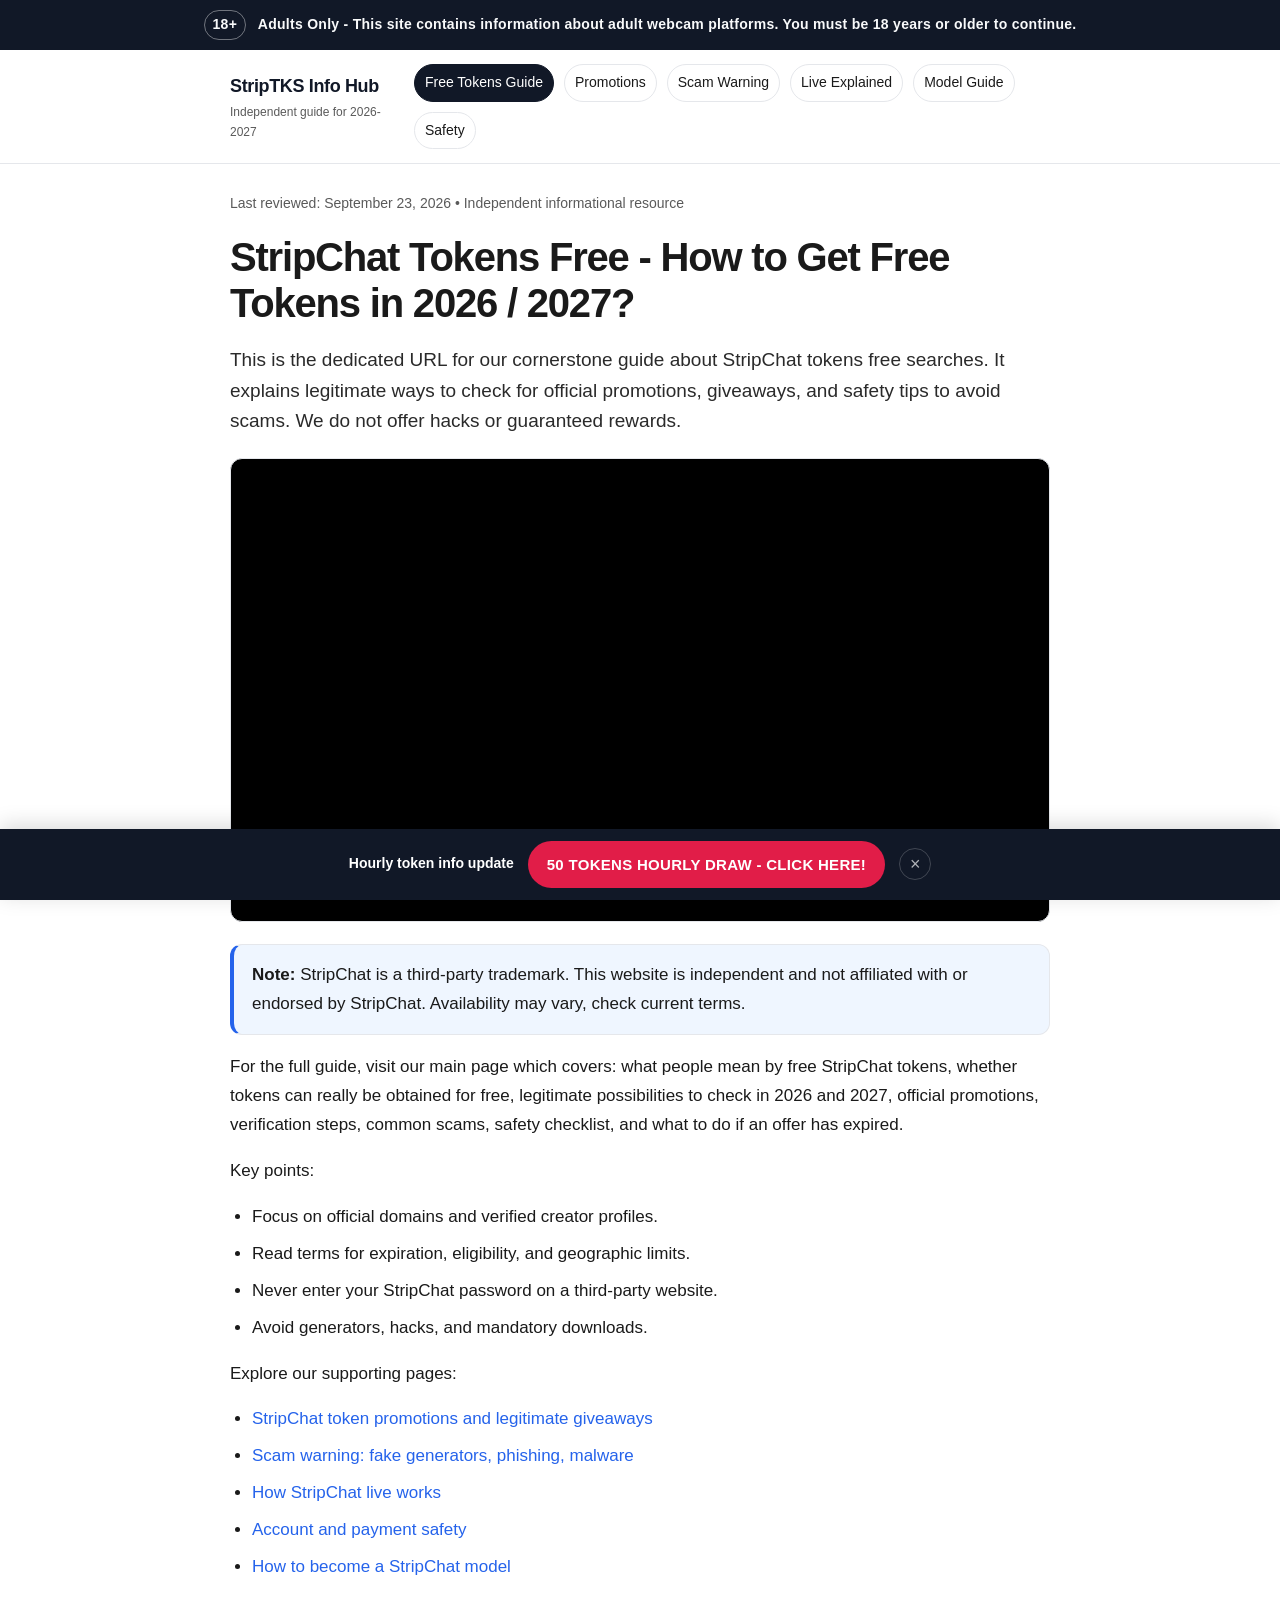
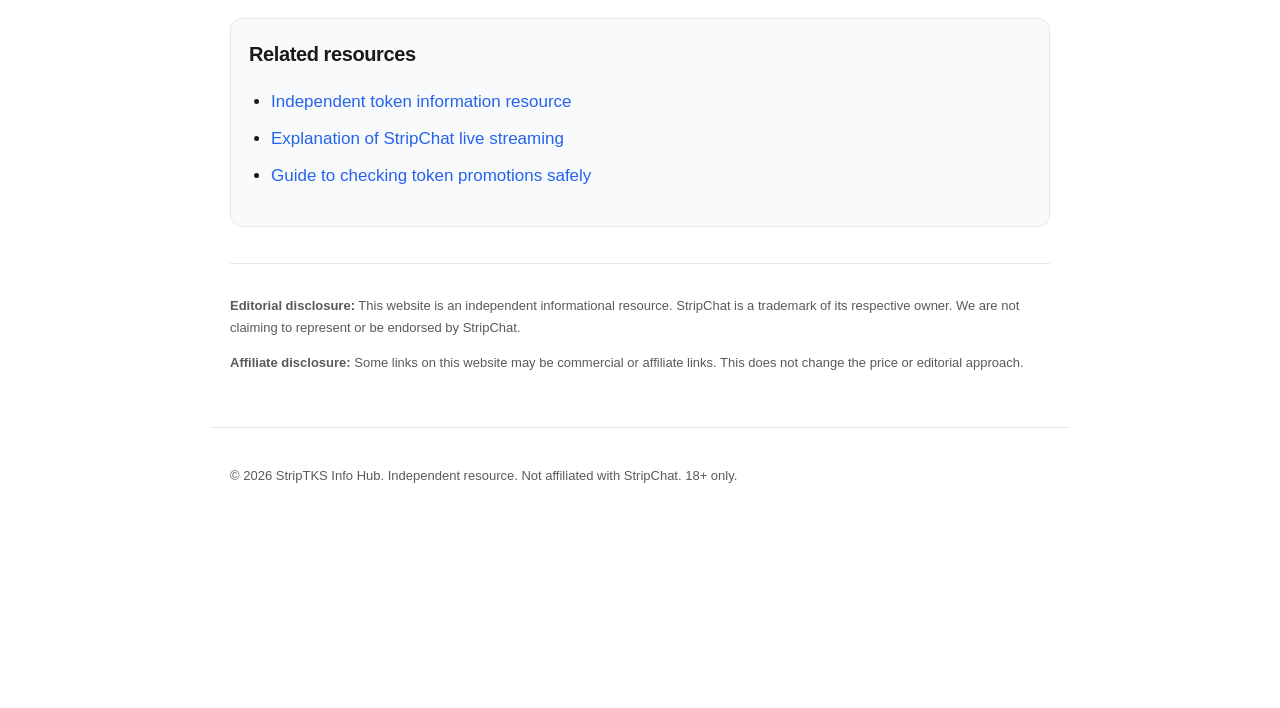
<file: stripchat-tokens-free/index.html>
<!DOCTYPE html>
<html lang="en">
<head>
<meta charset="utf-8">
<meta name="viewport" content="width=device-width, initial-scale=1">
<title>StripChat Tokens Free Guide - Dedicated URL 2026-2027</title>
<meta name="description" content="Dedicated URL for our StripChat tokens free guide. Overview of legitimate promotion checks, verification steps, and safety. Independent adult-only resource.">
<link rel="canonical" href="https://dorisengstrom210.github.io/striptks/stripchat-tokens-free/">
<meta name="robots" content="index, follow">
<meta property="og:type" content="website">
<meta property="og:title" content="StripChat Tokens Free Guide - Dedicated URL 2026-2027">
<meta property="og:description" content="Dedicated URL overview of legitimate promotion checks and safety for StripChat tokens. Independent adult-only resource.">
<meta property="og:url" content="https://dorisengstrom210.github.io/striptks/stripchat-tokens-free/">
<meta property="og:site_name" content="StripTKS Info Hub">
<meta name="twitter:card" content="summary_large_image">
<meta name="twitter:title" content="StripChat Tokens Free Guide - Dedicated URL 2026-2027">
<meta name="twitter:description" content="Dedicated URL overview for StripChat tokens free guide. 18+ only.">
<link rel="stylesheet" href="../styles.css">
</head>
<body>
<div class="age-notice"><span>18+</span> Adults Only - This site contains information about adult webcam platforms. You must be 18 years or older to continue.</div>

<header class="site-header">
  <div class="header-inner">
    <div class="brand">StripTKS Info Hub <small>Independent guide for 2026-2027</small></div>
    <nav class="nav" aria-label="Primary">
      <a href="../stripchat-tokens-free/" aria-current="page">Free Tokens Guide</a>
      <a href="../stripchat-promotions/">Promotions</a>
      <a href="../stripchat-scams/">Scam Warning</a>
      <a href="../stripchat-live/">Live Explained</a>
      <a href="../stripchat-model-guide/">Model Guide</a>
      <a href="../stripchat-safety/">Safety</a>
    </nav>
  </div>
</header>

<main class="main">
<article class="article">
  <div class="meta">Last reviewed: September 23, 2026 • Independent informational resource</div>
  <h1>StripChat Tokens Free - How to Get Free Tokens in 2026 / 2027?</h1>
  <p class="lead">This is the dedicated URL for our cornerstone guide about StripChat tokens free searches. It explains legitimate ways to check for official promotions, giveaways, and safety tips to avoid scams. We do not offer hacks or guaranteed rewards.</p>

  <div class="video-wrapper">
    <iframe src="https://www.youtube.com/embed/EavcsZO0-xw" title="Informational video about StripChat tokens and platform overview" allow="accelerometer; autoplay; clipboard-write; encrypted-media; gyroscope; picture-in-picture" allowfullscreen loading="lazy"></iframe>
  </div>

  <div class="card info">
    <strong>Note:</strong> StripChat is a third-party trademark. This website is independent and not affiliated with or endorsed by StripChat. Availability may vary, check current terms.
  </div>

  <p>For the full guide, visit our main page which covers: what people mean by free StripChat tokens, whether tokens can really be obtained for free, legitimate possibilities to check in 2026 and 2027, official promotions, verification steps, common scams, safety checklist, and what to do if an offer has expired.</p>
  <p>Key points:</p>
  <ul>
    <li>Focus on official domains and verified creator profiles.</li>
    <li>Read terms for expiration, eligibility, and geographic limits.</li>
    <li>Never enter your StripChat password on a third-party website.</li>
    <li>Avoid generators, hacks, and mandatory downloads.</li>
  </ul>
  <p>Explore our supporting pages:</p>
  <ul>
    <li><a href="../stripchat-promotions/">StripChat token promotions and legitimate giveaways</a></li>
    <li><a href="../stripchat-scams/">Scam warning: fake generators, phishing, malware</a></li>
    <li><a href="../stripchat-live/">How StripChat live works</a></li>
    <li><a href="../stripchat-safety/">Account and payment safety</a></li>
    <li><a href="../stripchat-model-guide/">How to become a StripChat model</a></li>
  </ul>

  <div class="related">
    <h2>Related resources</h2>
    <ul>
      <li><a href="https://striptokens.live/" rel="nofollow sponsored noopener" target="_blank">Independent token information resource</a></li>
      <li><a href="https://striptokens.live/stripchat-live/" rel="nofollow sponsored noopener" target="_blank">Explanation of StripChat live streaming</a></li>
      <li><a href="https://www.stripfreetokens.com/" rel="nofollow sponsored noopener" target="_blank">Guide to checking token promotions safely</a></li>
    </ul>
  </div>

  <div class="disclosures">
    <p><strong>Editorial disclosure:</strong> This website is an independent informational resource. StripChat is a trademark of its respective owner. We are not claiming to represent or be endorsed by StripChat.</p>
    <p><strong>Affiliate disclosure:</strong> Some links on this website may be commercial or affiliate links. This does not change the price or editorial approach.</p>
  </div>
</article>
</main>

<div id="stickyBar" class="sticky-bar" role="region" aria-label="Promotional banner">
  <span class="sticky-text">Hourly token info update</span>
  <a class="sticky-link" href="https://striptks.live" rel="nofollow sponsored noopener" target="_blank" aria-label="50 TOKENS HOURLY DRAW - CLICK HERE! - opens external site">50 TOKENS HOURLY DRAW - CLICK HERE!</a>
  <button id="stickyClose" class="sticky-close" aria-label="Dismiss banner">×</button>
</div>

<footer class="site-footer">
  <p>© 2026 StripTKS Info Hub. Independent resource. Not affiliated with StripChat. 18+ only.</p>
</footer>

<script src="../script.js"></script>
</body>
</html>
</file>
<file: styles.css>
/* StripTKS Info Hub - Clean, accessible, GitHub Pages ready */
:root {
  --bg: #ffffff;
  --text: #1a1a1a;
  --muted: #5a5a5a;
  --border: #e5e7eb;
  --primary: #111827;
  --accent: #e11d48;
  --accent-contrast: #ffffff;
  --card: #f9fafb;
  --focus: #2563eb;
  --age-bg: #111827;
  --age-text: #f9fafb;
  --sticky-bg: #111827;
  --sticky-text: #ffffff;
  --max-width: 860px;
  --radius: 12px;
}

* { box-sizing: border-box; }
html { scroll-behavior: smooth; }
body {
  margin: 0;
  font-family: -apple-system, BlinkMacSystemFont, "Segoe UI", Roboto, Inter, Helvetica, Arial, sans-serif;
  background: var(--bg);
  color: var(--text);
  line-height: 1.7;
  font-size: 17px;
  padding-bottom: 88px; /* space for sticky bar */
}

a { color: var(--focus); text-decoration: none; }
a:hover { text-decoration: underline; }
a:focus-visible, button:focus-visible {
  outline: 3px solid var(--focus);
  outline-offset: 2px;
}

/* Age notice */
.age-notice {
  background: var(--age-bg);
  color: var(--age-text);
  text-align: center;
  padding: 10px 16px;
  font-size: 14px;
  font-weight: 600;
  letter-spacing: 0.02em;
}
.age-notice span {
  display: inline-block;
  border: 1px solid #ffffff66;
  padding: 2px 8px;
  border-radius: 999px;
  margin-right: 8px;
}

/* Header */
.site-header {
  border-bottom: 1px solid var(--border);
  background: #fff;
  position: sticky;
  top: 0;
  z-index: 50;
}
.header-inner {
  max-width: var(--max-width);
  margin: 0 auto;
  padding: 14px 20px;
  display: flex;
  align-items: center;
  justify-content: space-between;
  gap: 16px;
}
.brand {
  font-weight: 800;
  font-size: 18px;
  color: var(--primary);
  letter-spacing: -0.02em;
}
.brand small {
  display: block;
  font-weight: 500;
  font-size: 12px;
  color: var(--muted);
  letter-spacing: 0;
}
.nav {
  display: flex;
  flex-wrap: wrap;
  gap: 10px;
}
.nav a {
  font-size: 14px;
  color: var(--text);
  padding: 6px 10px;
  border-radius: 999px;
  border: 1px solid var(--border);
  background: #fff;
}
.nav a:hover {
  background: var(--card);
  text-decoration: none;
}
.nav a[aria-current="page"] {
  background: var(--primary);
  color: #fff;
  border-color: var(--primary);
}

/* Main */
.main {
  max-width: var(--max-width);
  margin: 0 auto;
  padding: 28px 20px 40px;
}
.article {
  background: #fff;
}
.article h1 {
  font-size: clamp(28px, 5vw, 40px);
  line-height: 1.15;
  letter-spacing: -0.03em;
  margin: 8px 0 16px;
}
.article h2 {
  font-size: 24px;
  margin-top: 40px;
  margin-bottom: 12px;
  letter-spacing: -0.02em;
}
.article h3 {
  font-size: 18px;
  margin-top: 28px;
}
.meta {
  color: var(--muted);
  font-size: 14px;
  margin-bottom: 18px;
}
.lead {
  font-size: 19px;
  color: #2a2a2a;
  line-height: 1.6;
}

.card {
  background: var(--card);
  border: 1px solid var(--border);
  border-radius: var(--radius);
  padding: 16px 18px;
  margin: 18px 0;
}
.card.warning {
  border-left: 4px solid var(--accent);
  background: #fff1f2;
}
.card.info {
  border-left: 4px solid var(--focus);
  background: #eff6ff;
}

ul, ol { padding-left: 22px; }
li { margin-bottom: 8px; }

/* Video */
.video-wrapper {
  position: relative;
  padding-bottom: 56.25%;
  height: 0;
  overflow: hidden;
  border-radius: var(--radius);
  background: #000;
  margin: 22px 0;
  border: 1px solid var(--border);
}
.video-wrapper iframe {
  position: absolute;
  top: 0;
  left: 0;
  width: 100%;
  height: 100%;
  border: 0;
}

/* Table */
.table-wrap { overflow-x: auto; margin: 18px 0; }
table {
  width: 100%;
  border-collapse: collapse;
  font-size: 15px;
}
th, td {
  text-align: left;
  padding: 10px 12px;
  border: 1px solid var(--border);
}
th { background: var(--card); }

/* FAQ */
.faq { margin-top: 28px; }
.faq details {
  border: 1px solid var(--border);
  border-radius: 10px;
  padding: 12px 14px;
  margin-bottom: 12px;
  background: #fff;
}
.faq summary {
  font-weight: 600;
  cursor: pointer;
}
.faq details[open] summary { margin-bottom: 8px; }

/* Disclosures */
.disclosures {
  margin-top: 36px;
  padding-top: 18px;
  border-top: 1px solid var(--border);
  font-size: 13px;
  color: var(--muted);
}

/* Related */
.related {
  margin-top: 36px;
  padding: 18px;
  background: var(--card);
  border: 1px solid var(--border);
  border-radius: var(--radius);
}
.related h2 { margin-top: 0; font-size: 20px; }

/* Footer */
.site-footer {
  max-width: var(--max-width);
  margin: 0 auto;
  padding: 24px 20px 120px;
  font-size: 13px;
  color: var(--muted);
  border-top: 1px solid var(--border);
}

/* Sticky bar */
.sticky-bar {
  position: fixed;
  bottom: 0;
  left: 0;
  right: 0;
  background: var(--sticky-bg);
  color: var(--sticky-text);
  z-index: 9999;
  display: flex;
  align-items: center;
  justify-content: center;
  gap: 14px;
  padding: 12px 16px;
  box-shadow: 0 -4px 20px rgba(0,0,0,0.15);
  transform: translateY(0);
  transition: transform 0.25s ease;
}
.sticky-bar.hidden {
  transform: translateY(110%);
}
.sticky-bar a.sticky-link {
  color: var(--sticky-text);
  background: var(--accent);
  padding: 10px 18px;
  border-radius: 999px;
  font-weight: 800;
  font-size: 15px;
  letter-spacing: 0.02em;
  text-decoration: none;
  border: 1px solid transparent;
}
.sticky-bar a.sticky-link:hover {
  background: #be123c;
  text-decoration: none;
}
.sticky-bar .sticky-text {
  font-size: 14px;
  font-weight: 600;
}
.sticky-close {
  background: transparent;
  color: #ffffffaa;
  border: 1px solid #ffffff33;
  border-radius: 999px;
  width: 32px;
  height: 32px;
  display: grid;
  place-items: center;
  cursor: pointer;
  font-size: 18px;
  line-height: 1;
}
.sticky-close:hover {
  color: #fff;
  border-color: #fff;
}

/* Responsive */
@media (max-width: 640px) {
  .header-inner { flex-direction: column; align-items: flex-start; }
  .nav { width: 100%; }
  body { font-size: 16px; }
  .sticky-bar { flex-wrap: wrap; padding-bottom: max(12px, env(safe-area-inset-bottom)); }
}
</file>
